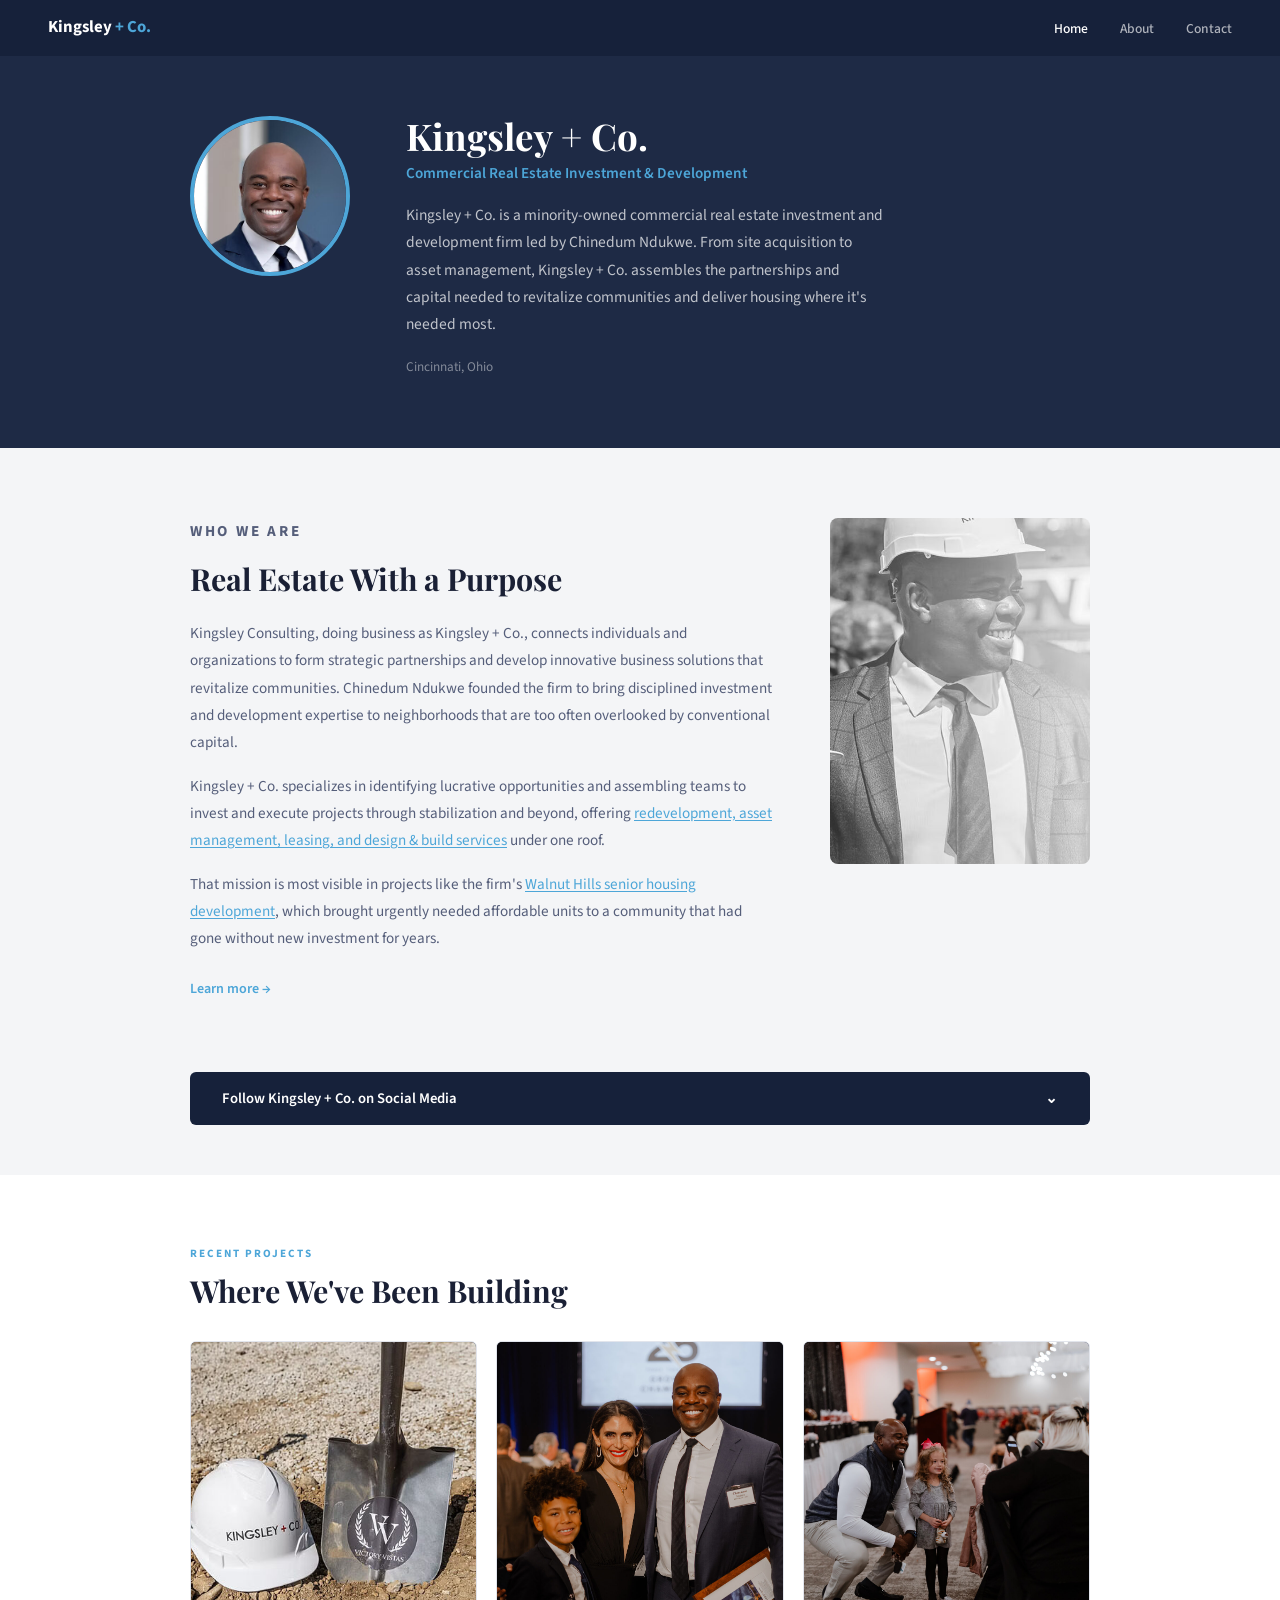
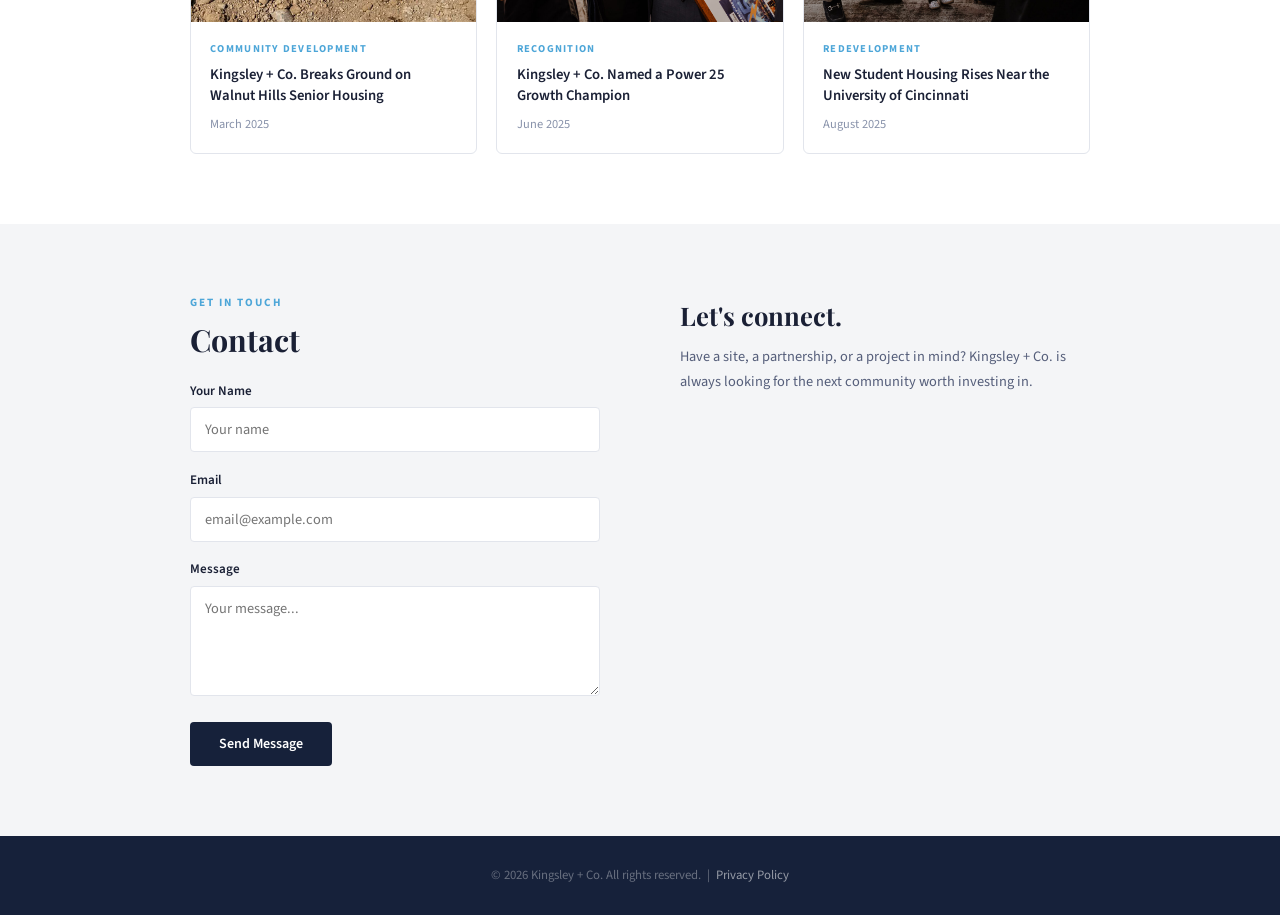
<file: index.html>
<!DOCTYPE html>
<html lang="en">
<head>
<meta charset="UTF-8"/>
<meta name="viewport" content="width=device-width,initial-scale=1.0"/>
<title>Kingsley + Co. | Revitalizing Communities Through Real Estate | Cincinnati</title>
<meta name="description" content="Kingsley + Co. is a minority-owned commercial real estate investment and development firm in Cincinnati building affordable housing and revitalizing neighborhoods."/>
<link rel="canonical" href="https://kingsleyandcompanycincinnati.netlify.app/"/>
<meta property="og:type" content="website"/>
<meta property="og:title" content="Kingsley + Co. | Revitalizing Communities Through Real Estate"/>
<meta property="og:description" content="A minority-owned commercial real estate investment and development firm building affordable housing and revitalizing Cincinnati neighborhoods."/>
<meta property="og:image" content="https://kingsleyandcompanycincinnati.netlify.app/images/hero.jpg"/>
<meta property="og:url" content="https://kingsleyandcompanycincinnati.netlify.app/"/>
<link href="https://fonts.googleapis.com/css2?family=Playfair+Display:wght@700&family=Source+Sans+3:wght@300;400;500;600&display=swap" rel="stylesheet"/>
<link rel="stylesheet" href="assets/style.css"/>

<script type="application/ld+json">
{
  "@context": "https://schema.org",
  "@type": "Person",
  "name": "Chinedum Ndukwe",
  "jobTitle": "Principal, Kingsley + Co.",
  "url": "https://kingsleyandcompanycincinnati.netlify.app/",
  "image": "https://kingsleyandcompanycincinnati.netlify.app/images/hero.jpg",
  "sameAs": [
    "https://kingsleyandcompany.com",
    "https://www.facebook.com/kingsley.company.realestate/",
    "https://www.instagram.com/kingsley.company/?hl=en",
    "https://www.linkedin.com/company/kingsley-and-company",
    "https://www.youtube.com/@KINGSLEYANDCO"
  ],
  "address": {
    "@type": "PostalAddress",
    "addressLocality": "Cincinnati",
    "addressRegion": "OH",
    "addressCountry": "US"
  },
  "description": "Chinedum Ndukwe leads Kingsley + Co., a minority-owned commercial real estate investment and development firm focused on revitalizing Cincinnati communities."
}
</script>
<script type="application/ld+json">
{
  "@context": "https://schema.org",
  "@type": "WebSite",
  "name": "Kingsley + Co.",
  "url": "https://kingsleyandcompanycincinnati.netlify.app/"
}
</script>
</head>
<body>

<!-- ══ STICKY NAV ══════════════════════════════════════════════════ -->
<nav id="main-nav">
  <a class="nav-logo" href="/">Kingsley<span> + Co.</span></a>
  <ul class="nav-links">
    <li><a class="active" href="/">Home</a></li>
    <li><a href="about.html">About</a></li>
    <li><a href="contact.html">Contact</a></li>
  </ul>
</nav>

<!-- ══ HERO ═══════════════════════════════════════════════════════ -->
<div class="h-hero">
  <div class="h-inner">
    <div class="h-photo"><img src="images/hero.jpg" alt="Chinedum Ndukwe, Principal of Kingsley + Co."/></div>
    <div>
      <h1 class="h-name">Kingsley + Co.</h1>
      <p class="h-role">Commercial Real Estate Investment &amp; Development</p>
      <p class="h-desc">Kingsley + Co. is a minority-owned commercial real estate investment and development firm led by Chinedum Ndukwe. From site acquisition to asset management, Kingsley + Co. assembles the partnerships and capital needed to revitalize communities and deliver housing where it's needed most.</p>
      <div class="h-loc">Cincinnati, Ohio</div>
    </div>
  </div>
</div>

<!-- ══ ABOUT TEASER ═══════════════════════════════════════════════ -->
<div class="h-about">
  <div class="ha-inner">
    <div class="ha-text">
      <p class="eyebrow">Who We Are</p>
      <h2 class="sec-title">Real Estate With a Purpose</h2>
      <p>Kingsley Consulting, doing business as Kingsley + Co., connects individuals and organizations to form strategic partnerships and develop innovative business solutions that revitalize communities. Chinedum Ndukwe founded the firm to bring disciplined investment and development expertise to neighborhoods that are too often overlooked by conventional capital.</p>
      <p>Kingsley + Co. specializes in identifying lucrative opportunities and assembling teams to invest and execute projects through stabilization and beyond, offering <a href="about.html#services">redevelopment, asset management, leasing, and design &amp; build services</a> under one roof.</p>
      <p>That mission is most visible in projects like the firm's <a href="walnut-hills-senior-housing.html">Walnut Hills senior housing development</a>, which brought urgently needed affordable units to a community that had gone without new investment for years.</p>
      <a class="ha-link" href="about.html">Learn more →</a>
    </div>
    <div><img class="ha-photo" src="images/hero-secondary.jpg" alt="Kingsley + Co. team at a project groundbreaking"/></div>
  </div>
</div>

<!-- ══ SOCIAL ══════════════════════════════════════════════════════ -->
<div class="acc-section" style="background:var(--off)">
  <div class="acc-wrap">
    <button class="acc-btn" onclick="tog(this,'s-home')">Follow Kingsley + Co. on Social Media <span class="chevron">&#8964;</span></button>
    <div class="acc-body" id="s-home">
      <div class="social-media-list">
        <a href="https://www.facebook.com/kingsley.company.realestate/" target="_blank" rel="noopener">Facebook</a>
        <a href="https://www.instagram.com/kingsley.company/?hl=en" target="_blank" rel="noopener">Instagram</a>
        <a href="https://www.linkedin.com/company/kingsley-and-company" target="_blank" rel="noopener">LinkedIn</a>
        <a href="https://www.youtube.com/@KINGSLEYANDCO" target="_blank" rel="noopener">YouTube</a>
      </div>
    </div>
  </div>
</div>

<!-- ══ LATEST ARTICLES ════════════════════════════════════════════ -->
<div class="h-press">
  <div class="pi">
    <p class="eyebrow">Recent Projects</p>
    <h2 class="sec-title">Where We've Been Building</h2>
    <div class="cards">
      <a class="card card-article" href="walnut-hills-senior-housing.html">
        <div class="ct-img"><img src="images/article-1.jpg" alt="Groundbreaking for the Victory Vistas senior housing project in Walnut Hills"/></div>
        <div class="cb">
          <div class="cb-pub">Community Development</div>
          <div class="cb-hl">Kingsley + Co. Breaks Ground on Walnut Hills Senior Housing</div>
          <div class="cb-yr">March 2025</div>
        </div>
      </a>
      <a class="card card-article" href="power-25-growth-champion.html">
        <div class="ct-img"><img src="images/article-2.jpg" alt="Chinedum Ndukwe accepting the Power 25 Growth Champion award"/></div>
        <div class="cb">
          <div class="cb-pub">Recognition</div>
          <div class="cb-hl">Kingsley + Co. Named a Power 25 Growth Champion</div>
          <div class="cb-yr">June 2025</div>
        </div>
      </a>
      <a class="card card-article" href="student-housing-near-university-cincinnati.html">
        <div class="ct-img"><img src="images/article-3.jpg" alt="Chinedum Ndukwe at a Kingsley + Co. community event near the University of Cincinnati"/></div>
        <div class="cb">
          <div class="cb-pub">Redevelopment</div>
          <div class="cb-hl">New Student Housing Rises Near the University of Cincinnati</div>
          <div class="cb-yr">August 2025</div>
        </div>
      </a>
    </div>
  </div>
</div>

<!-- ══ CONTACT TEASER ═════════════════════════════════════════════ -->
<div class="h-contact">
  <div class="hc-inner">
    <div>
      <p class="eyebrow">Get in Touch</p>
      <h2 class="sec-title">Contact</h2>
      <form class="cf" onsubmit="return false">
        <div><label>Your Name</label><input type="text" placeholder="Your name"/></div>
        <div><label>Email</label><input type="email" placeholder="email@example.com"/></div>
        <div><label>Message</label><textarea placeholder="Your message..."></textarea></div>
        <button class="btn-sm" type="submit">Send Message</button>
      </form>
    </div>
    <div class="hcp">
      <h3 class="hc-title">Let's connect.</h3>
      <p>Have a site, a partnership, or a project in mind? Kingsley + Co. is always looking for the next community worth investing in.</p>
    </div>
  </div>
</div>

<footer>
  <p>&copy; 2026 Kingsley + Co. All rights reserved. &nbsp;|&nbsp; <a href="privacy.html">Privacy Policy</a></p>
</footer>

<script>
function tog(btn,id){
  const c=document.getElementById(id),open=c.classList.contains('open');
  document.querySelectorAll('.acc-body').forEach(e=>e.classList.remove('open'));
  document.querySelectorAll('.acc-btn').forEach(e=>e.classList.remove('open'));
  if(!open){c.classList.add('open');btn.classList.add('open');}
}
</script>
</body>
</html>
</file>
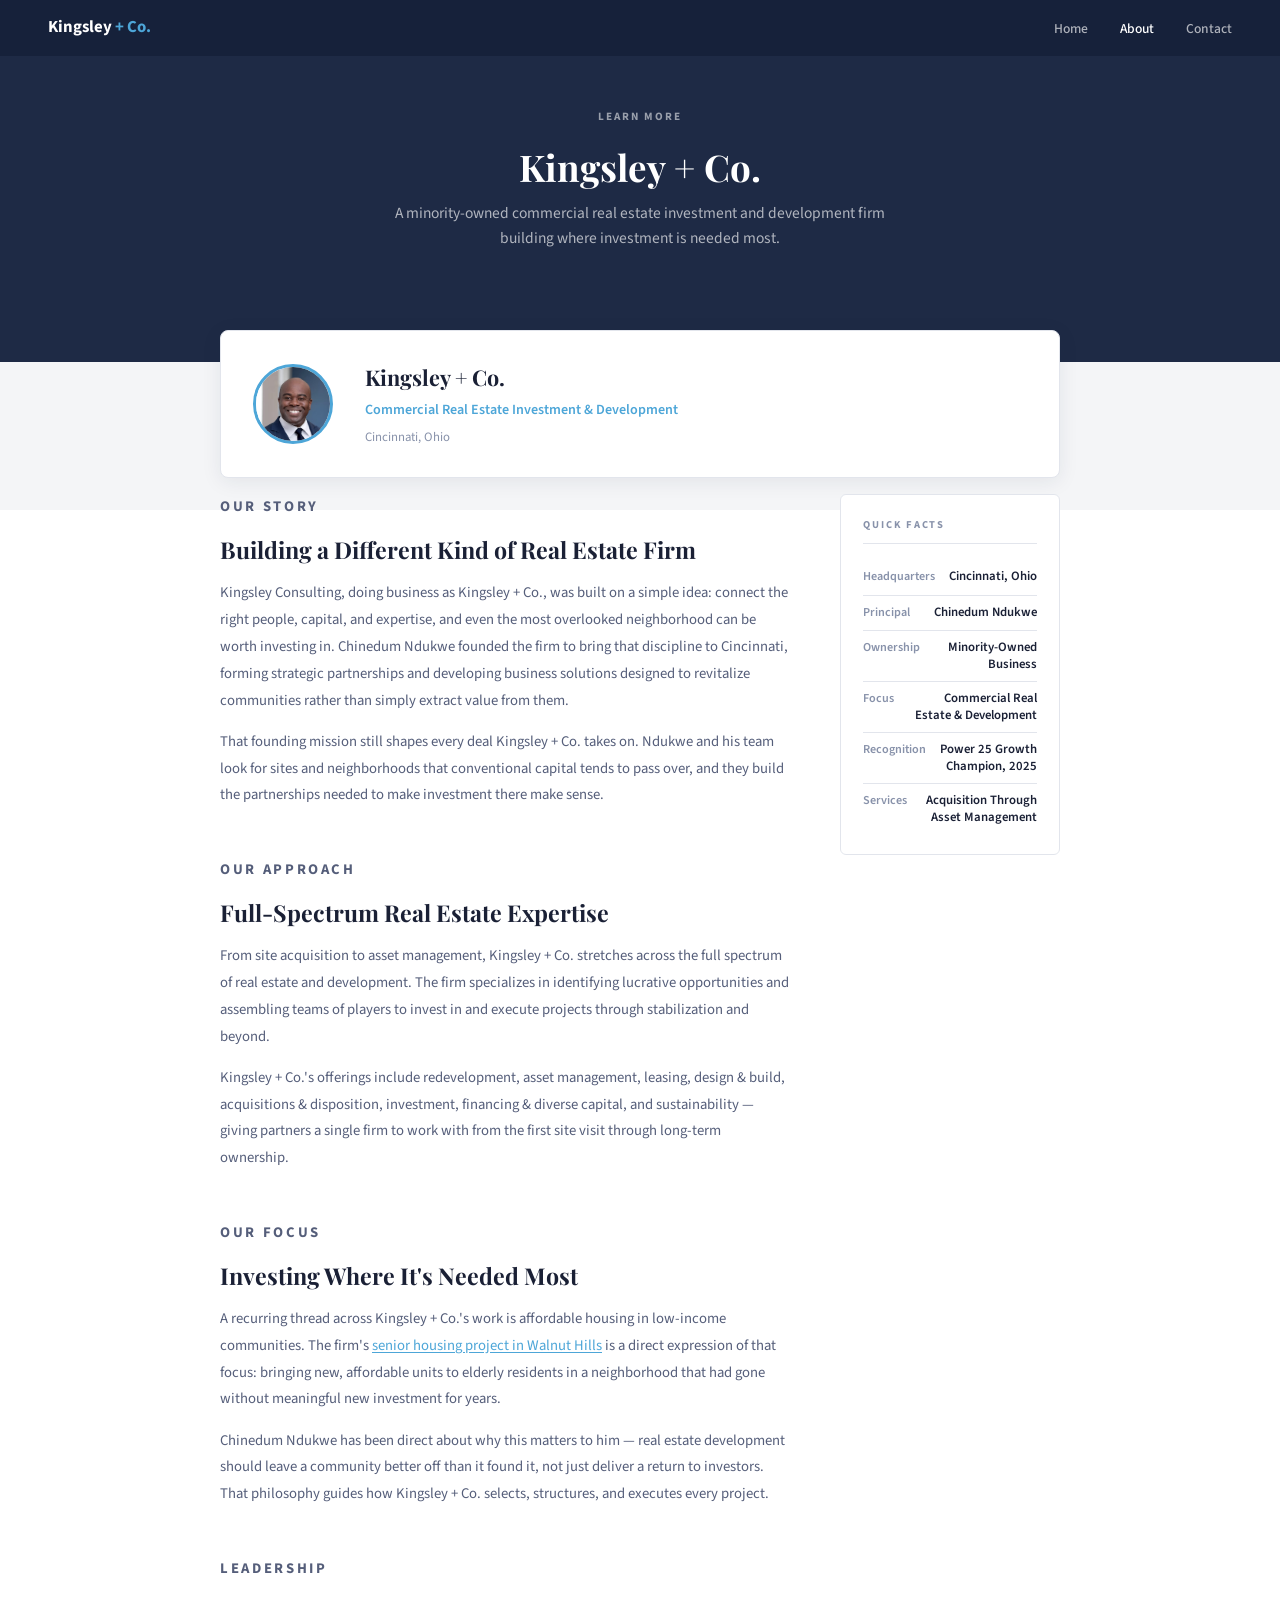
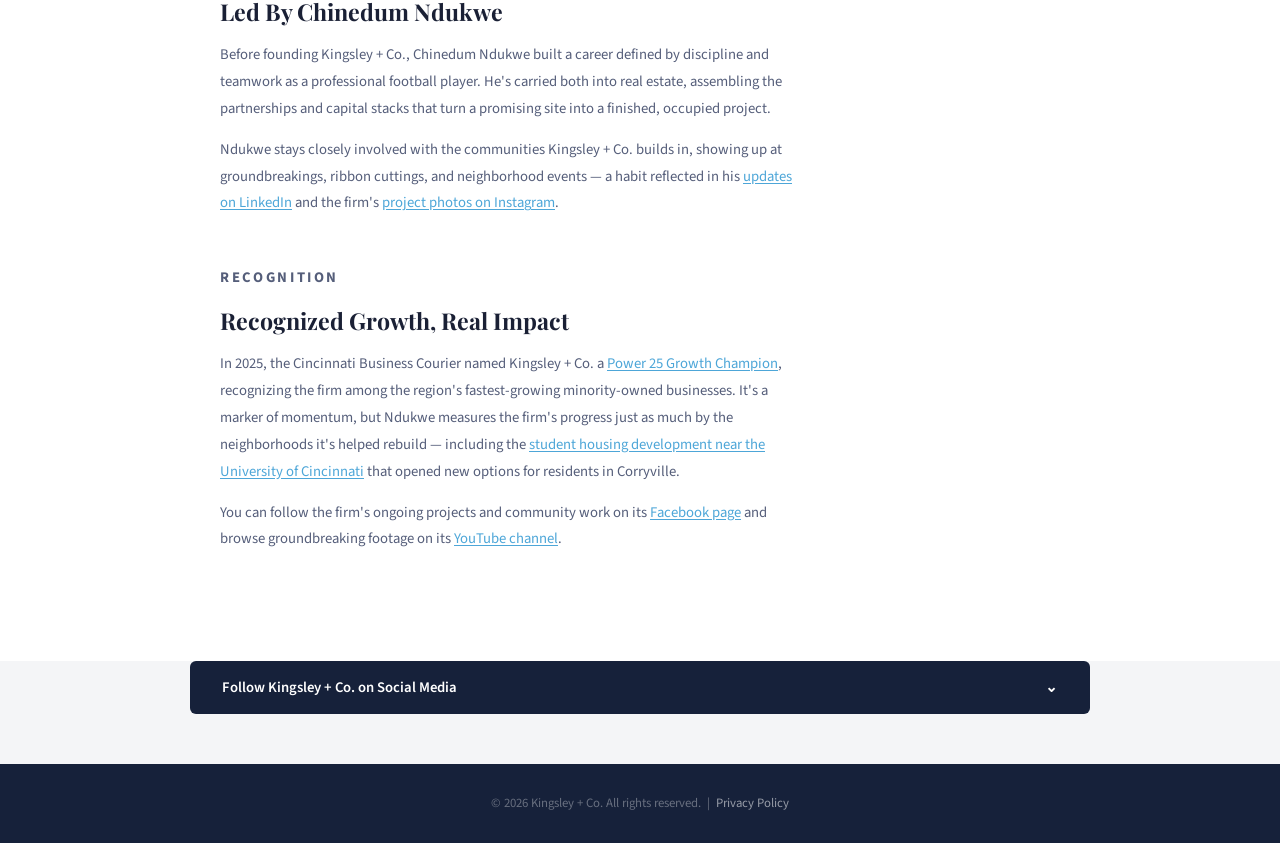
<file: about.html>
<!DOCTYPE html>
<html lang="en">
<head>
<meta charset="UTF-8"/>
<meta name="viewport" content="width=device-width,initial-scale=1.0"/>
<title>About Kingsley + Co. | Revitalizing Communities Through Real Estate | Cincinnati</title>
<meta name="description" content="Meet Kingsley + Co., the minority-owned Cincinnati real estate firm led by Chinedum Ndukwe that invests in and rebuilds overlooked neighborhoods."/>
<link rel="canonical" href="https://kingsleyandcompanycincinnati.netlify.app/about.html"/>
<meta property="og:type" content="website"/>
<meta property="og:title" content="About Kingsley + Co."/>
<meta property="og:description" content="The minority-owned Cincinnati real estate firm led by Chinedum Ndukwe that invests in and rebuilds overlooked neighborhoods."/>
<meta property="og:image" content="https://kingsleyandcompanycincinnati.netlify.app/images/hero.jpg"/>
<meta property="og:url" content="https://kingsleyandcompanycincinnati.netlify.app/about.html"/>
<link href="https://fonts.googleapis.com/css2?family=Playfair+Display:wght@700&family=Source+Sans+3:wght@300;400;500;600&display=swap" rel="stylesheet"/>
<link rel="stylesheet" href="assets/style.css"/>

<script type="application/ld+json">
{
  "@context": "https://schema.org",
  "@type": "Person",
  "name": "Chinedum Ndukwe",
  "jobTitle": "Principal, Kingsley + Co.",
  "url": "https://kingsleyandcompanycincinnati.netlify.app/",
  "image": "https://kingsleyandcompanycincinnati.netlify.app/images/hero.jpg",
  "sameAs": [
    "https://kingsleyandcompany.com",
    "https://www.facebook.com/kingsley.company.realestate/",
    "https://www.instagram.com/kingsley.company/?hl=en",
    "https://www.linkedin.com/company/kingsley-and-company",
    "https://www.youtube.com/@KINGSLEYANDCO"
  ],
  "address": {
    "@type": "PostalAddress",
    "addressLocality": "Cincinnati",
    "addressRegion": "OH",
    "addressCountry": "US"
  },
  "description": "Chinedum Ndukwe leads Kingsley + Co., a minority-owned commercial real estate investment and development firm focused on revitalizing Cincinnati communities."
}
</script>
<script type="application/ld+json">
{
  "@context": "https://schema.org",
  "@type": "WebSite",
  "name": "Kingsley + Co.",
  "url": "https://kingsleyandcompanycincinnati.netlify.app/"
}
</script>
<script type="application/ld+json">
{
  "@context": "https://schema.org",
  "@type": "AboutPage",
  "url": "https://kingsleyandcompanycincinnati.netlify.app/about.html",
  "mainEntity": {
    "@type": "Person",
    "name": "Chinedum Ndukwe"
  }
}
</script>
</head>
<body>

<!-- ══ NAV ═══════════════════════════════════════════════════════ -->
<nav id="main-nav">
  <a class="nav-logo" href="/">Kingsley<span> + Co.</span></a>
  <ul class="nav-links">
    <li><a href="/">Home</a></li>
    <li><a class="active" href="about.html">About</a></li>
    <li><a href="contact.html">Contact</a></li>
  </ul>
</nav>

<!-- ══ PAGE HERO ═════════════════════════════════════════════════ -->
<div class="pg-hero">
  <p class="eyebrow" style="color:rgba(255,255,255,.55)">Learn More</p>
  <h1>Kingsley + Co.</h1>
  <p class="pg-sub">A minority-owned commercial real estate investment and development firm building where investment is needed most.</p>
</div>

<!-- ══ PROFILE CARD ══════════════════════════════════════════════ -->
<div class="pc-wrap">
  <div class="pc">
    <div class="pc-ph"><img src="images/hero.jpg" alt="Chinedum Ndukwe, Principal of Kingsley + Co."/></div>
    <div>
      <div class="pc-nm">Kingsley + Co.</div>
      <div class="pc-rl">Commercial Real Estate Investment &amp; Development</div>
      <div class="pc-lc">Cincinnati, Ohio</div>
    </div>
  </div>
</div>

<!-- ══ ABOUT SECTIONS + SIDEBAR ══════════════════════════════════ -->
<div class="am-wrap">
  <div class="am-inner">
    <div>

      <div class="csec">
        <p class="cey">Our Story</p>
        <h2>Building a Different Kind of Real Estate Firm</h2>
        <p>Kingsley Consulting, doing business as Kingsley + Co., was built on a simple idea: connect the right people, capital, and expertise, and even the most overlooked neighborhood can be worth investing in. Chinedum Ndukwe founded the firm to bring that discipline to Cincinnati, forming strategic partnerships and developing business solutions designed to revitalize communities rather than simply extract value from them.</p>
        <p>That founding mission still shapes every deal Kingsley + Co. takes on. Ndukwe and his team look for sites and neighborhoods that conventional capital tends to pass over, and they build the partnerships needed to make investment there make sense.</p>
      </div>

      <div class="csec" id="services">
        <p class="cey">Our Approach</p>
        <h2>Full-Spectrum Real Estate Expertise</h2>
        <p>From site acquisition to asset management, Kingsley + Co. stretches across the full spectrum of real estate and development. The firm specializes in identifying lucrative opportunities and assembling teams of players to invest in and execute projects through stabilization and beyond.</p>
        <p>Kingsley + Co.'s offerings include redevelopment, asset management, leasing, design &amp; build, acquisitions &amp; disposition, investment, financing &amp; diverse capital, and sustainability — giving partners a single firm to work with from the first site visit through long-term ownership.</p>
      </div>

      <div class="csec">
        <p class="cey">Our Focus</p>
        <h2>Investing Where It's Needed Most</h2>
        <p>A recurring thread across Kingsley + Co.'s work is affordable housing in low-income communities. The firm's <a href="walnut-hills-senior-housing.html">senior housing project in Walnut Hills</a> is a direct expression of that focus: bringing new, affordable units to elderly residents in a neighborhood that had gone without meaningful new investment for years.</p>
        <p>Chinedum Ndukwe has been direct about why this matters to him — real estate development should leave a community better off than it found it, not just deliver a return to investors. That philosophy guides how Kingsley + Co. selects, structures, and executes every project.</p>
      </div>

      <div class="csec">
        <p class="cey">Leadership</p>
        <h2>Led By Chinedum Ndukwe</h2>
        <p>Before founding Kingsley + Co., Chinedum Ndukwe built a career defined by discipline and teamwork as a professional football player. He's carried both into real estate, assembling the partnerships and capital stacks that turn a promising site into a finished, occupied project.</p>
        <p>Ndukwe stays closely involved with the communities Kingsley + Co. builds in, showing up at groundbreakings, ribbon cuttings, and neighborhood events — a habit reflected in his <a href="https://www.linkedin.com/company/kingsley-and-company" target="_blank" rel="noopener">updates on LinkedIn</a> and the firm's <a href="https://www.instagram.com/kingsley.company/?hl=en" target="_blank" rel="noopener">project photos on Instagram</a>.</p>
      </div>

      <div class="csec">
        <p class="cey">Recognition</p>
        <h2>Recognized Growth, Real Impact</h2>
        <p>In 2025, the Cincinnati Business Courier named Kingsley + Co. a <a href="power-25-growth-champion.html">Power 25 Growth Champion</a>, recognizing the firm among the region's fastest-growing minority-owned businesses. It's a marker of momentum, but Ndukwe measures the firm's progress just as much by the neighborhoods it's helped rebuild — including the <a href="student-housing-near-university-cincinnati.html">student housing development near the University of Cincinnati</a> that opened new options for residents in Corryville.</p>
        <p>You can follow the firm's ongoing projects and community work on its <a href="https://www.facebook.com/kingsley.company.realestate/" target="_blank" rel="noopener">Facebook page</a> and browse groundbreaking footage on its <a href="https://www.youtube.com/@KINGSLEYANDCO" target="_blank" rel="noopener">YouTube channel</a>.</p>
      </div>

    </div>

    <aside class="sidebar-facts">
      <div class="sb-box">
        <div class="sb-title">Quick Facts</div>
        <div class="fr"><span class="fl">Headquarters</span><span class="fv">Cincinnati, Ohio</span></div>
        <div class="fr"><span class="fl">Principal</span><span class="fv">Chinedum Ndukwe</span></div>
        <div class="fr"><span class="fl">Ownership</span><span class="fv">Minority-Owned Business</span></div>
        <div class="fr"><span class="fl">Focus</span><span class="fv">Commercial Real Estate &amp; Development</span></div>
        <div class="fr"><span class="fl">Recognition</span><span class="fv">Power 25 Growth Champion, 2025</span></div>
        <div class="fr"><span class="fl">Services</span><span class="fv">Acquisition Through Asset Management</span></div>
      </div>
    </aside>
  </div>
</div>

<!-- ══ SOCIAL ══════════════════════════════════════════════════════ -->
<div class="acc-section" style="background:var(--off)">
  <div class="acc-wrap">
    <button class="acc-btn" onclick="tog(this,'s-about')">Follow Kingsley + Co. on Social Media <span class="chevron">&#8964;</span></button>
    <div class="acc-body" id="s-about">
      <div class="social-media-list">
        <a href="https://www.facebook.com/kingsley.company.realestate/" target="_blank" rel="noopener">Facebook</a>
        <a href="https://www.instagram.com/kingsley.company/?hl=en" target="_blank" rel="noopener">Instagram</a>
        <a href="https://www.linkedin.com/company/kingsley-and-company" target="_blank" rel="noopener">LinkedIn</a>
        <a href="https://www.youtube.com/@KINGSLEYANDCO" target="_blank" rel="noopener">YouTube</a>
      </div>
    </div>
  </div>
</div>

<footer>
  <p>&copy; 2026 Kingsley + Co. All rights reserved. &nbsp;|&nbsp; <a href="privacy.html">Privacy Policy</a></p>
</footer>

<script>
function tog(btn,id){
  const c=document.getElementById(id),open=c.classList.contains('open');
  document.querySelectorAll('.acc-body').forEach(e=>e.classList.remove('open'));
  document.querySelectorAll('.acc-btn').forEach(e=>e.classList.remove('open'));
  if(!open){c.classList.add('open');btn.classList.add('open');}
}
</script>
</body>
</html>
</file>
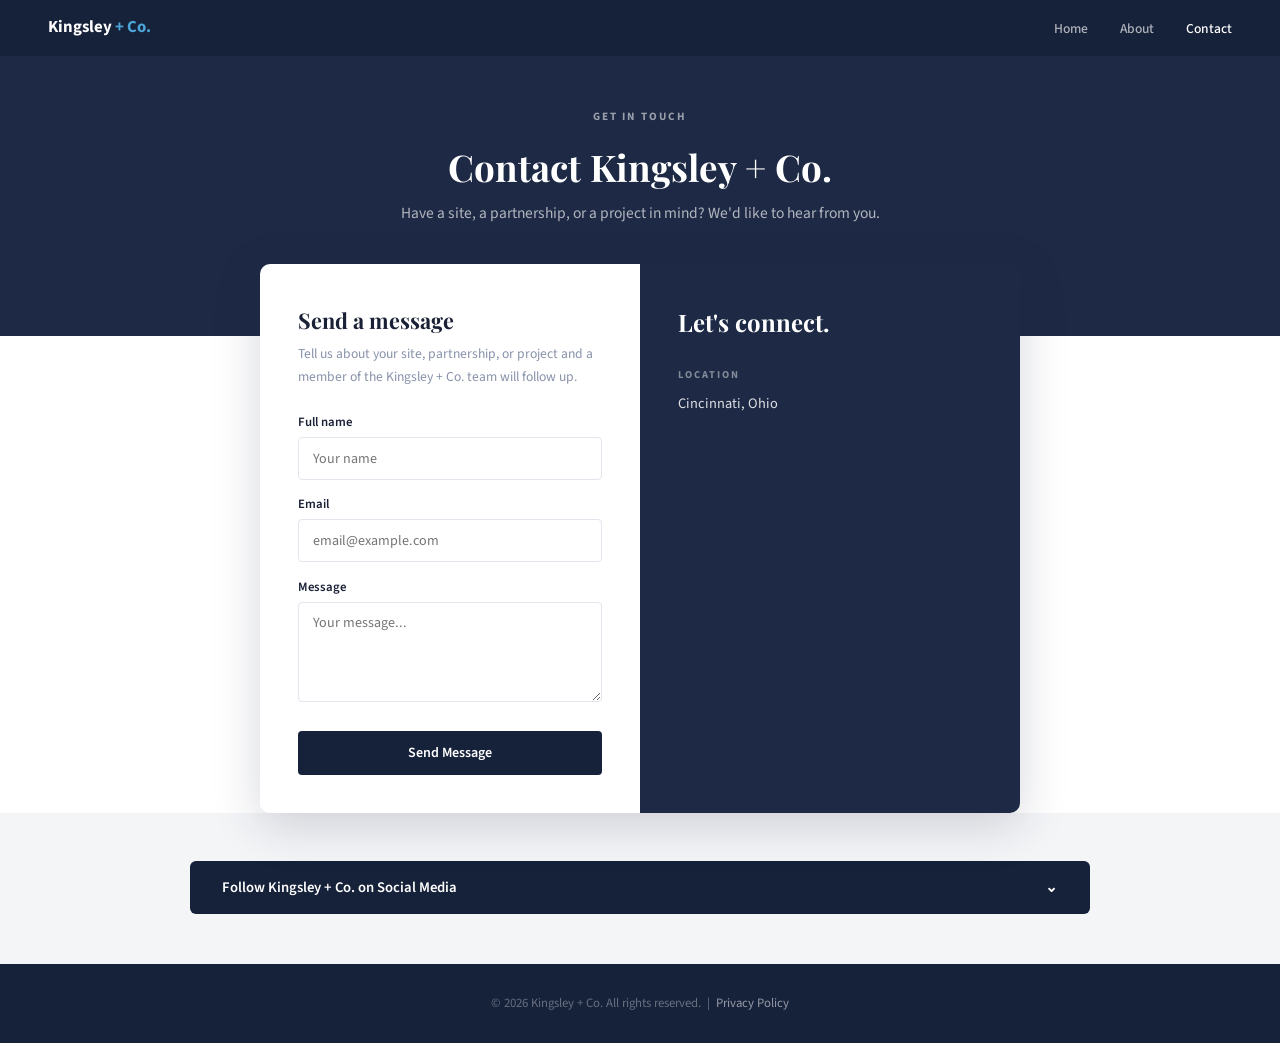
<file: contact.html>
<!DOCTYPE html>
<html lang="en">
<head>
<meta charset="UTF-8"/>
<meta name="viewport" content="width=device-width,initial-scale=1.0"/>
<title>Contact Kingsley + Co. | Cincinnati</title>
<meta name="description" content="Get in touch with Kingsley + Co., Cincinnati's minority-owned commercial real estate investment and development firm led by Chinedum Ndukwe."/>
<link rel="canonical" href="https://kingsleyandcompanycincinnati.netlify.app/contact.html"/>
<meta property="og:type" content="website"/>
<meta property="og:title" content="Contact Kingsley + Co."/>
<meta property="og:description" content="Get in touch with Kingsley + Co., Cincinnati's minority-owned commercial real estate investment and development firm."/>
<meta property="og:image" content="https://kingsleyandcompanycincinnati.netlify.app/images/hero.jpg"/>
<meta property="og:url" content="https://kingsleyandcompanycincinnati.netlify.app/contact.html"/>
<link href="https://fonts.googleapis.com/css2?family=Playfair+Display:wght@700&family=Source+Sans+3:wght@300;400;500;600&display=swap" rel="stylesheet"/>
<link rel="stylesheet" href="assets/style.css"/>

<script type="application/ld+json">
{
  "@context": "https://schema.org",
  "@type": "Person",
  "name": "Chinedum Ndukwe",
  "jobTitle": "Principal, Kingsley + Co.",
  "url": "https://kingsleyandcompanycincinnati.netlify.app/",
  "image": "https://kingsleyandcompanycincinnati.netlify.app/images/hero.jpg",
  "sameAs": [
    "https://kingsleyandcompany.com",
    "https://www.facebook.com/kingsley.company.realestate/",
    "https://www.instagram.com/kingsley.company/?hl=en",
    "https://www.linkedin.com/company/kingsley-and-company",
    "https://www.youtube.com/@KINGSLEYANDCO"
  ],
  "address": {
    "@type": "PostalAddress",
    "addressLocality": "Cincinnati",
    "addressRegion": "OH",
    "addressCountry": "US"
  },
  "description": "Chinedum Ndukwe leads Kingsley + Co., a minority-owned commercial real estate investment and development firm focused on revitalizing Cincinnati communities."
}
</script>
<script type="application/ld+json">
{
  "@context": "https://schema.org",
  "@type": "WebSite",
  "name": "Kingsley + Co.",
  "url": "https://kingsleyandcompanycincinnati.netlify.app/"
}
</script>
<script type="application/ld+json">
{
  "@context": "https://schema.org",
  "@type": "ContactPage",
  "url": "https://kingsleyandcompanycincinnati.netlify.app/contact.html"
}
</script>
</head>
<body>

<!-- ══ NAV ═══════════════════════════════════════════════════════ -->
<nav id="main-nav">
  <a class="nav-logo" href="/">Kingsley<span> + Co.</span></a>
  <ul class="nav-links">
    <li><a href="/">Home</a></li>
    <li><a href="about.html">About</a></li>
    <li><a class="active" href="contact.html">Contact</a></li>
  </ul>
</nav>

<!-- ══ PAGE HERO ═════════════════════════════════════════════════ -->
<div class="cp-hero pg-hero">
  <p class="eyebrow" style="color:rgba(255,255,255,.55)">Get in Touch</p>
  <h1>Contact Kingsley + Co.</h1>
  <p class="pg-sub">Have a site, a partnership, or a project in mind? We'd like to hear from you.</p>
</div>

<!-- ══ CONTACT CARD ══════════════════════════════════════════════ -->
<div class="cc-wrap">
  <div class="cc">
    <div class="fp">
      <h2>Send a message</h2>
      <p class="fp-sub">Tell us about your site, partnership, or project and a member of the Kingsley + Co. team will follow up.</p>
      <form class="cf2" onsubmit="return false">
        <div><label>Full name</label><input type="text" placeholder="Your name"/></div>
        <div><label>Email</label><input type="email" placeholder="email@example.com"/></div>
        <div><label>Message</label><textarea placeholder="Your message..."></textarea></div>
        <button class="btn-cf2" type="submit">Send Message</button>
      </form>
    </div>
    <div class="ci">
      <div class="ci-title">Let's connect.</div>

      <div>
        <div class="ci-lbl">Location</div>
        <div class="ci-val">Cincinnati, Ohio</div>
      </div>
    </div>
  </div>
</div>

<!-- ══ SOCIAL ══════════════════════════════════════════════════════ -->
<div class="acc-section" style="background:var(--off);padding-top:3rem">
  <div class="acc-wrap">
    <button class="acc-btn" onclick="tog(this,'s-contact')">Follow Kingsley + Co. on Social Media <span class="chevron">&#8964;</span></button>
    <div class="acc-body" id="s-contact">
      <div class="social-media-list">
        <a href="https://www.facebook.com/kingsley.company.realestate/" target="_blank" rel="noopener">Facebook</a>
        <a href="https://www.instagram.com/kingsley.company/?hl=en" target="_blank" rel="noopener">Instagram</a>
        <a href="https://www.linkedin.com/company/kingsley-and-company" target="_blank" rel="noopener">LinkedIn</a>
        <a href="https://www.youtube.com/@KINGSLEYANDCO" target="_blank" rel="noopener">YouTube</a>
      </div>
    </div>
  </div>
</div>

<footer>
  <p>&copy; 2026 Kingsley + Co. All rights reserved. &nbsp;|&nbsp; <a href="privacy.html">Privacy Policy</a></p>
</footer>

<script>
function tog(btn,id){
  const c=document.getElementById(id),open=c.classList.contains('open');
  document.querySelectorAll('.acc-body').forEach(e=>e.classList.remove('open'));
  document.querySelectorAll('.acc-btn').forEach(e=>e.classList.remove('open'));
  if(!open){c.classList.add('open');btn.classList.add('open');}
}
</script>
</body>
</html>
</file>
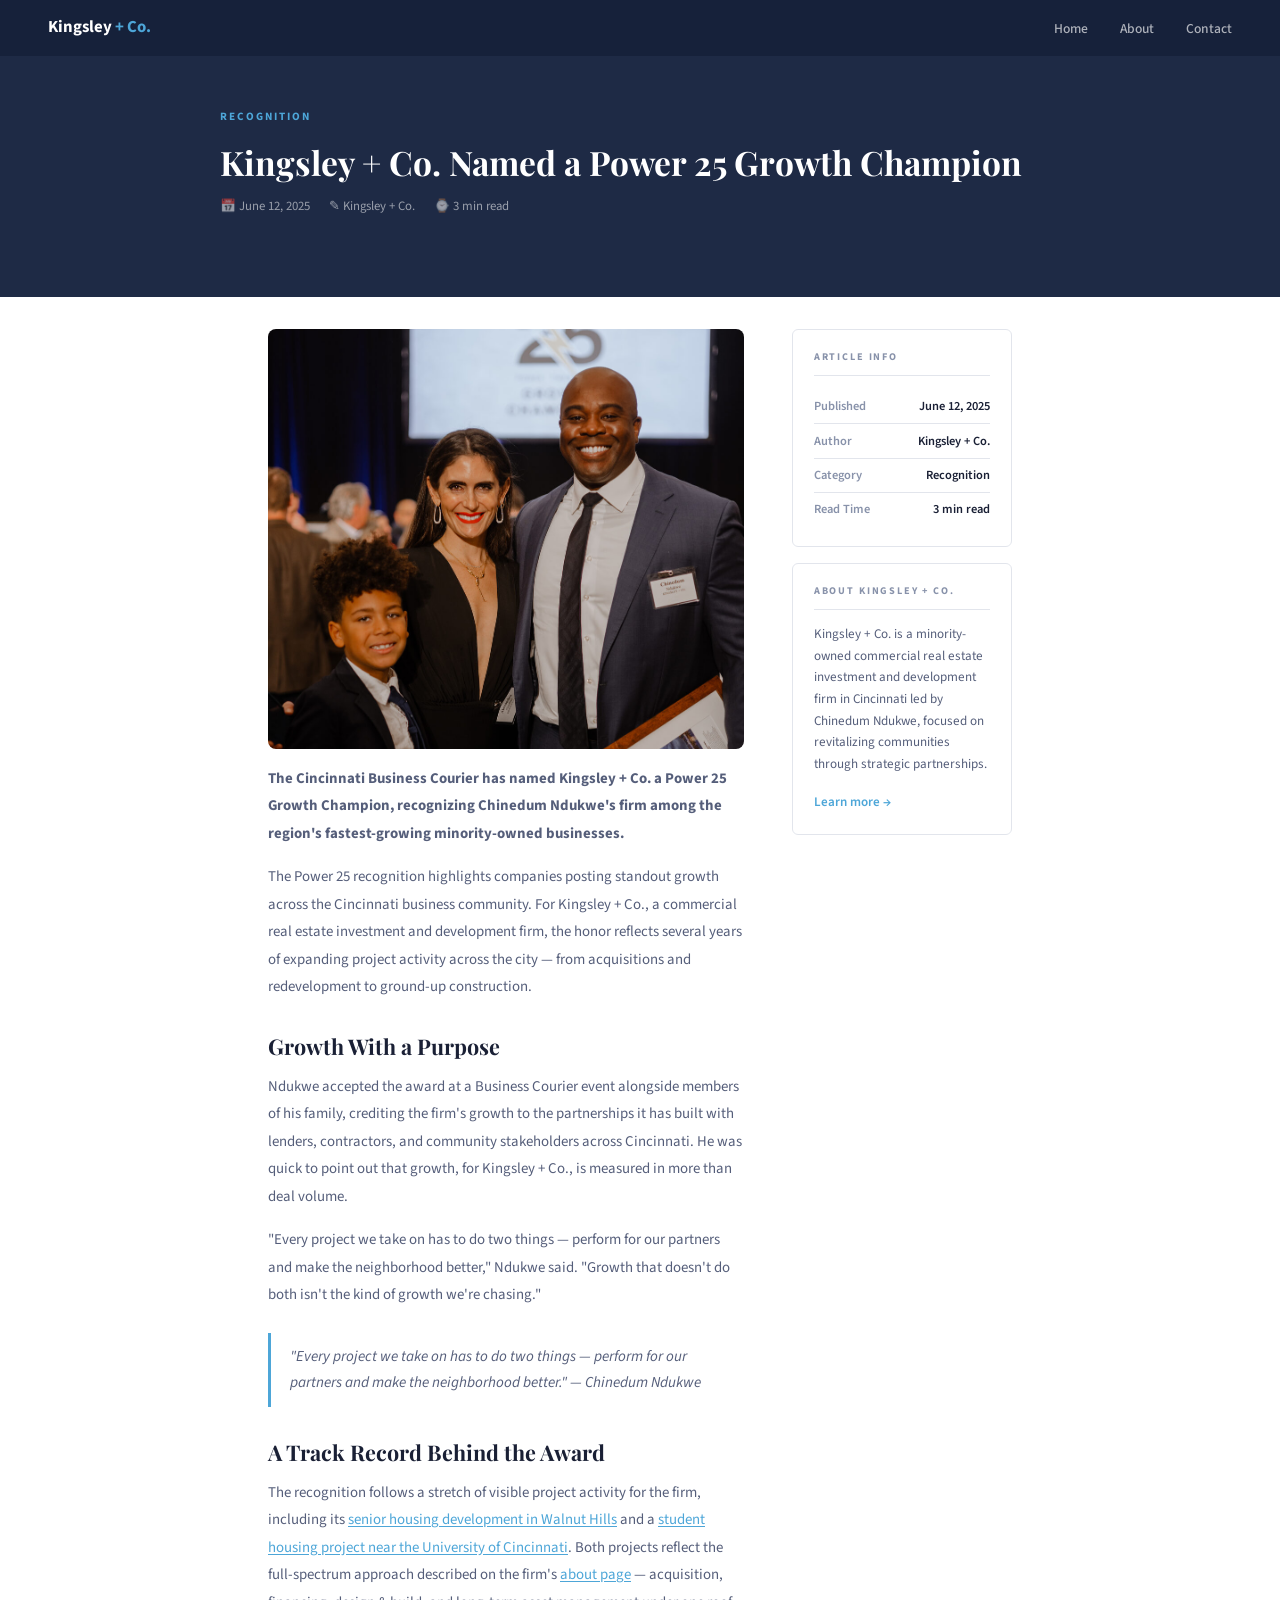
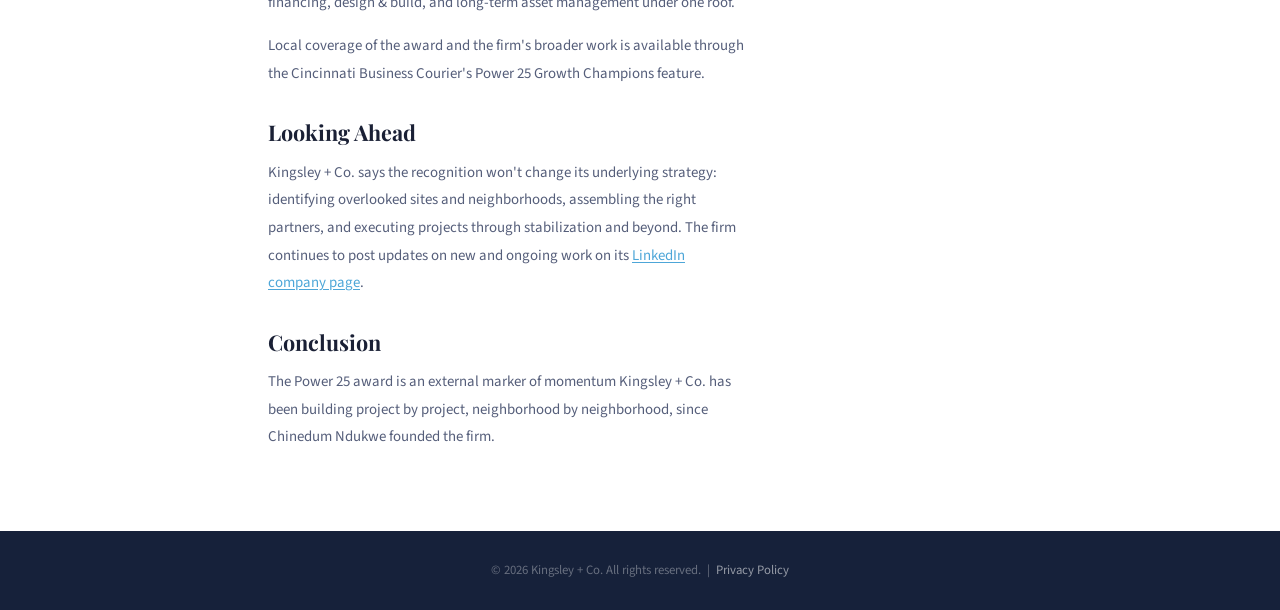
<file: power-25-growth-champion.html>
<!DOCTYPE html>
<html lang="en">
<head>
<meta charset="UTF-8"/>
<meta name="viewport" content="width=device-width,initial-scale=1.0"/>
<title>Kingsley + Co. Named a Power 25 Growth Champion | Kingsley + Co.</title>
<meta name="description" content="The Cincinnati Business Courier named Kingsley + Co. a Power 25 Growth Champion, recognizing Chinedum Ndukwe's firm among the region's fastest-growing minority-owned businesses."/>
<link rel="canonical" href="https://kingsleyandcompanycincinnati.netlify.app/power-25-growth-champion.html"/>

<!-- Open Graph -->
<meta property="og:type" content="article"/>
<meta property="og:title" content="Kingsley + Co. Named a Power 25 Growth Champion"/>
<meta property="og:description" content="The Cincinnati Business Courier named Kingsley + Co. a Power 25 Growth Champion, recognizing the firm among the region's fastest-growing minority-owned businesses."/>
<meta property="og:image" content="https://kingsleyandcompanycincinnati.netlify.app/images/article-2.jpg"/>
<meta property="og:url" content="https://kingsleyandcompanycincinnati.netlify.app/power-25-growth-champion.html"/>

<link href="https://fonts.googleapis.com/css2?family=Playfair+Display:wght@700&family=Source+Sans+3:wght@300;400;500;600&display=swap" rel="stylesheet"/>
<link rel="stylesheet" href="assets/style.css"/>

<script type="application/ld+json">
{
  "@context": "https://schema.org",
  "@type": "Person",
  "name": "Chinedum Ndukwe",
  "jobTitle": "Principal, Kingsley + Co.",
  "url": "https://kingsleyandcompanycincinnati.netlify.app/",
  "image": "https://kingsleyandcompanycincinnati.netlify.app/images/hero.jpg",
  "sameAs": [
    "https://kingsleyandcompany.com",
    "https://www.facebook.com/kingsley.company.realestate/",
    "https://www.instagram.com/kingsley.company/?hl=en",
    "https://www.linkedin.com/company/kingsley-and-company",
    "https://www.youtube.com/@KINGSLEYANDCO"
  ],
  "address": {
    "@type": "PostalAddress",
    "addressLocality": "Cincinnati",
    "addressRegion": "OH",
    "addressCountry": "US"
  },
  "description": "Chinedum Ndukwe leads Kingsley + Co., a minority-owned commercial real estate investment and development firm focused on revitalizing Cincinnati communities."
}
</script>
<script type="application/ld+json">
{
  "@context": "https://schema.org",
  "@type": "WebSite",
  "name": "Kingsley + Co.",
  "url": "https://kingsleyandcompanycincinnati.netlify.app/"
}
</script>
<script type="application/ld+json">
{
  "@context": "https://schema.org",
  "@type": "Article",
  "headline": "Kingsley + Co. Named a Power 25 Growth Champion",
  "datePublished": "2025-06-12",
  "author": { "@type": "Person", "name": "Chinedum Ndukwe" },
  "image": "https://kingsleyandcompanycincinnati.netlify.app/images/article-2.jpg",
  "mainEntityOfPage": "https://kingsleyandcompanycincinnati.netlify.app/power-25-growth-champion.html"
}
</script>
</head>
<body>

<!-- ══ NAV ═══════════════════════════════════════════════════════ -->
<nav id="main-nav">
  <a class="nav-logo" href="/">Kingsley<span> + Co.</span></a>
  <ul class="nav-links">
    <li><a href="/">Home</a></li>
    <li><a href="about.html">About</a></li>
    <li><a href="contact.html">Contact</a></li>
  </ul>
</nav>

<!-- ══ ARTICLE HERO ══════════════════════════════════════════════ -->
<div class="art-hero">
  <div class="art-hero-inner">
    <p class="eyebrow" style="color:var(--blue)">Recognition</p>
    <h1 class="art-hero-title">Kingsley + Co. Named a Power 25 Growth Champion</h1>
    <div class="art-meta">
      <div class="art-meta-item">&#128197; June 12, 2025</div>
      <div class="art-meta-item">&#9998; Kingsley + Co.</div>
      <div class="art-meta-item">&#8986; 3 min read</div>
    </div>
  </div>
</div>

<!-- ══ ARTICLE BODY ══════════════════════════════════════════════ -->
<div class="art-body">
  <article>
    <img class="art-hero-image" src="images/article-2.jpg" alt="Chinedum Ndukwe accepting the Power 25 Growth Champion award for Kingsley + Co."/>

    <p class="art-p"><strong>The Cincinnati Business Courier has named Kingsley + Co. a Power 25 Growth Champion, recognizing Chinedum Ndukwe's firm among the region's fastest-growing minority-owned businesses.</strong></p>

    <p class="art-p">The Power 25 recognition highlights companies posting standout growth across the Cincinnati business community. For Kingsley + Co., a commercial real estate investment and development firm, the honor reflects several years of expanding project activity across the city — from acquisitions and redevelopment to ground-up construction.</p>

    <h2 class="art-h2">Growth With a Purpose</h2>
    <p class="art-p">Ndukwe accepted the award at a Business Courier event alongside members of his family, crediting the firm's growth to the partnerships it has built with lenders, contractors, and community stakeholders across Cincinnati. He was quick to point out that growth, for Kingsley + Co., is measured in more than deal volume.</p>
    <p class="art-p">"Every project we take on has to do two things — perform for our partners and make the neighborhood better," Ndukwe said. "Growth that doesn't do both isn't the kind of growth we're chasing."</p>

    <div class="art-quote">"Every project we take on has to do two things — perform for our partners and make the neighborhood better." — Chinedum Ndukwe</div>

    <h2 class="art-h2">A Track Record Behind the Award</h2>
    <p class="art-p">The recognition follows a stretch of visible project activity for the firm, including its <a href="walnut-hills-senior-housing.html">senior housing development in Walnut Hills</a> and a <a href="student-housing-near-university-cincinnati.html">student housing project near the University of Cincinnati</a>. Both projects reflect the full-spectrum approach described on the firm's <a href="about.html">about page</a> — acquisition, financing, design &amp; build, and long-term asset management under one roof.</p>
    <p class="art-p">Local coverage of the award and the firm's broader work is available through the Cincinnati Business Courier's Power 25 Growth Champions feature.</p>

    <h2 class="art-h2">Looking Ahead</h2>
    <p class="art-p">Kingsley + Co. says the recognition won't change its underlying strategy: identifying overlooked sites and neighborhoods, assembling the right partners, and executing projects through stabilization and beyond. The firm continues to post updates on new and ongoing work on its <a href="https://www.linkedin.com/company/kingsley-and-company" target="_blank" rel="noopener">LinkedIn company page</a>.</p>

    <h2 class="art-h2">Conclusion</h2>
    <p class="art-p">The Power 25 award is an external marker of momentum Kingsley + Co. has been building project by project, neighborhood by neighborhood, since Chinedum Ndukwe founded the firm.</p>
  </article>

  <aside class="art-sidebar-box">
    <div class="art-sb-box">
      <span class="art-sb-label">Article Info</span>
      <div class="art-sb-row"><span>Published</span><span>June 12, 2025</span></div>
      <div class="art-sb-row"><span>Author</span><span>Kingsley + Co.</span></div>
      <div class="art-sb-row"><span>Category</span><span>Recognition</span></div>
      <div class="art-sb-row"><span>Read Time</span><span>3 min read</span></div>
    </div>

    <div class="art-sb-box">
      <span class="art-sb-label">About Kingsley + Co.</span>
      <p style="font-size:.82rem;color:var(--tm);line-height:1.65;margin-bottom:.8rem">Kingsley + Co. is a minority-owned commercial real estate investment and development firm in Cincinnati led by Chinedum Ndukwe, focused on revitalizing communities through strategic partnerships.</p>
      <a href="about.html" style="font-size:.82rem;font-weight:600;color:var(--blue);text-decoration:none">Learn more →</a>
    </div>
  </aside>
</div>

<footer>
  <p>&copy; 2026 Kingsley + Co. All rights reserved. &nbsp;|&nbsp; <a href="privacy.html">Privacy Policy</a></p>
</footer>
</body>
</html>
</file>
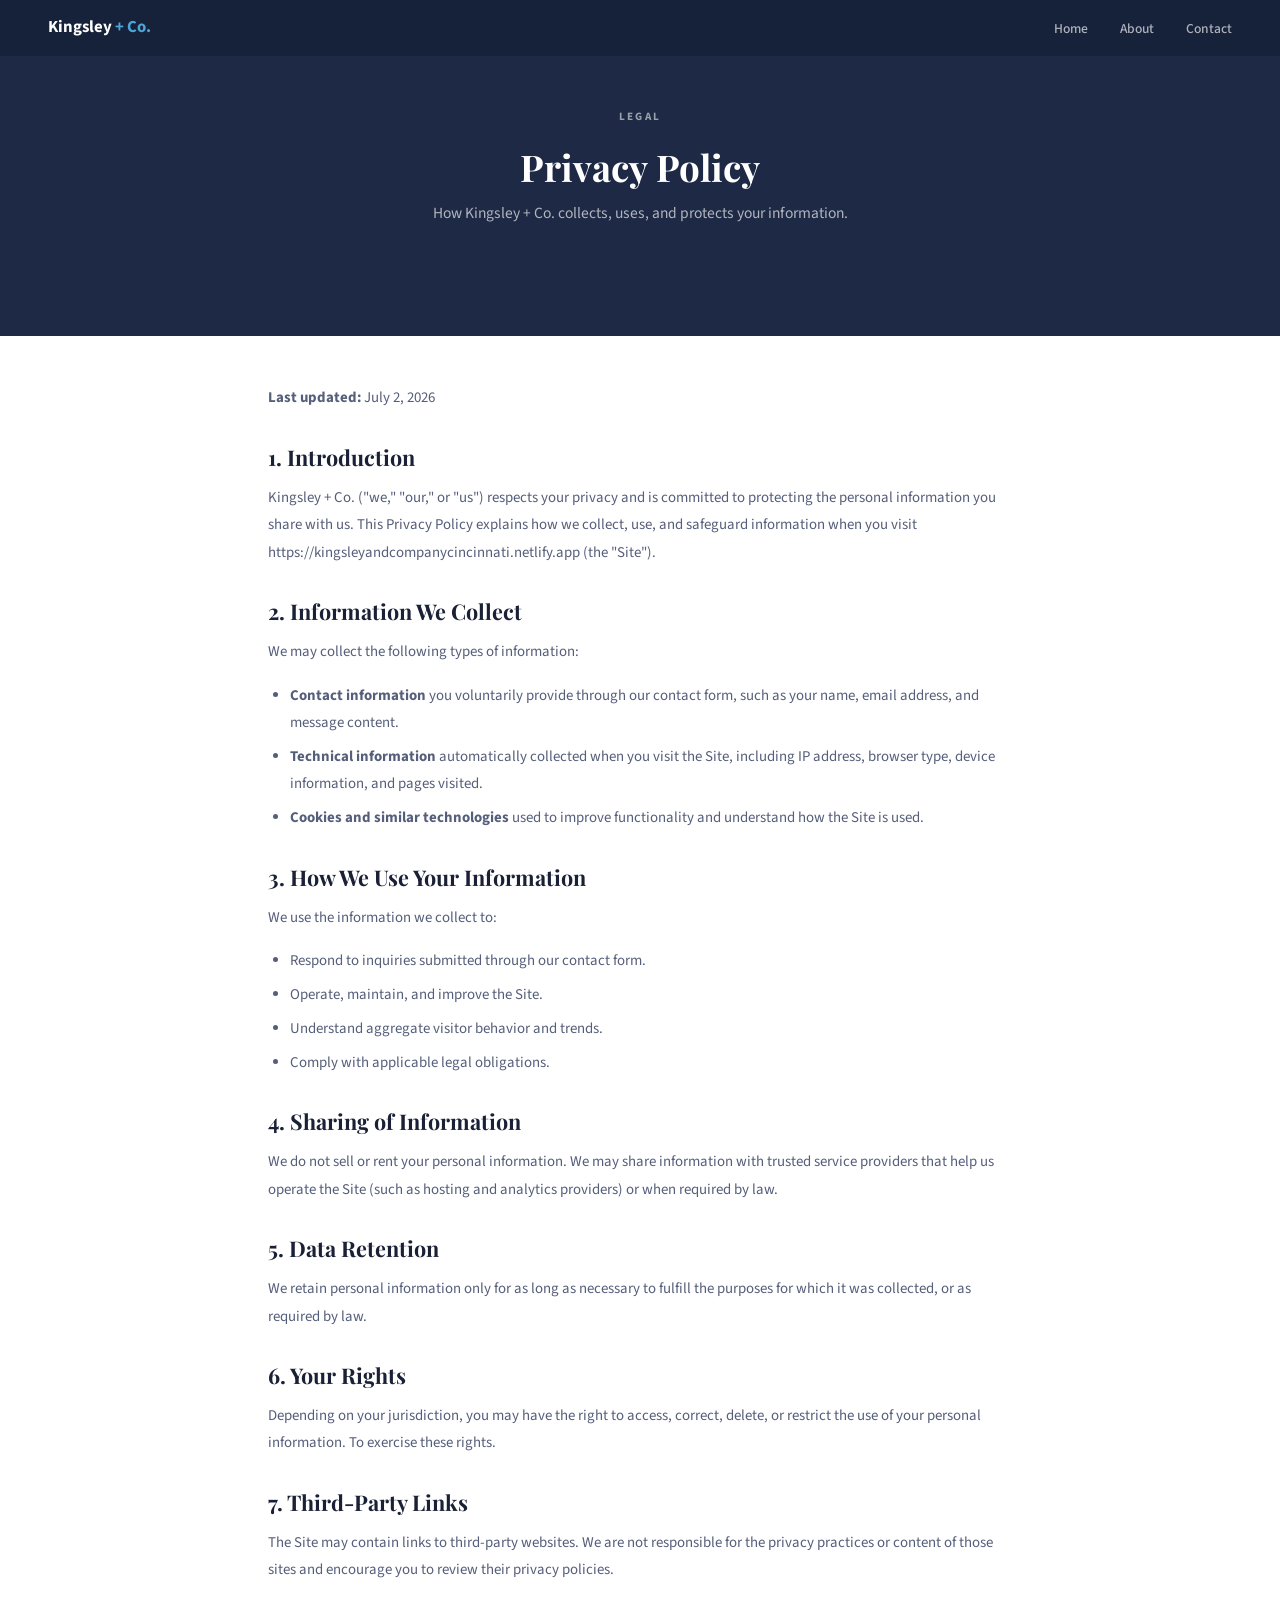
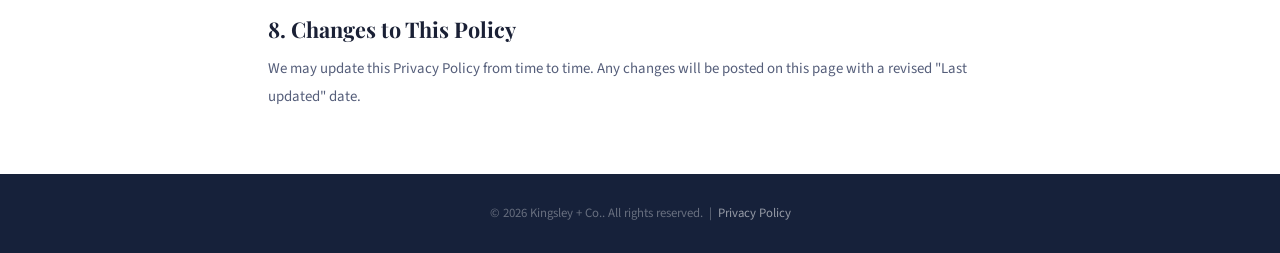
<file: privacy.html>
<!DOCTYPE html>
<html lang="en">
<head>
<meta charset="UTF-8"/>
<meta name="viewport" content="width=device-width,initial-scale=1.0"/>
<title>Privacy Policy | Kingsley + Co.</title>
<meta name="description" content="Privacy policy for Kingsley + Co.."/>
<meta name="robots" content="noindex"/>
<link rel="canonical" href="https://kingsleyandcompanycincinnati.netlify.app/privacy.html"/>
<link href="https://fonts.googleapis.com/css2?family=Playfair+Display:wght@700&family=Source+Sans+3:wght@300;400;500;600&display=swap" rel="stylesheet"/>
<link rel="stylesheet" href="assets/style.css"/>
</head>
<body>

<!-- ══ NAV ═══════════════════════════════════════════════════════ -->
<nav id="main-nav">
  <a class="nav-logo" href="/">Kingsley<span> + Co.</span></a>
  <ul class="nav-links">
    <li><a href="/">Home</a></li>
    <li><a href="about.html">About</a></li>
    <li><a href="contact.html">Contact</a></li>
  </ul>
</nav>

<!-- ══ PAGE HERO ═════════════════════════════════════════════════ -->
<div class="pg-hero">
  <p class="eyebrow" style="color:rgba(255,255,255,.55)">Legal</p>
  <h1>Privacy Policy</h1>
  <p class="pg-sub">How Kingsley + Co. collects, uses, and protects your information.</p>
</div>

<!-- ══ POLICY BODY ═══════════════════════════════════════════════ -->
<div class="legal-wrap">
  <p class="legal-meta"><strong>Last updated:</strong> July 2, 2026</p>

  <h2>1. Introduction</h2>
  <p>Kingsley + Co. ("we," "our," or "us") respects your privacy and is committed to protecting the personal information you share with us. This Privacy Policy explains how we collect, use, and safeguard information when you visit https://kingsleyandcompanycincinnati.netlify.app (the "Site").</p>

  <h2>2. Information We Collect</h2>
  <p>We may collect the following types of information:</p>
  <ul>
    <li><strong>Contact information</strong> you voluntarily provide through our contact form, such as your name, email address, and message content.</li>
    <li><strong>Technical information</strong> automatically collected when you visit the Site, including IP address, browser type, device information, and pages visited.</li>
    <li><strong>Cookies and similar technologies</strong> used to improve functionality and understand how the Site is used.</li>
  </ul>

  <h2>3. How We Use Your Information</h2>
  <p>We use the information we collect to:</p>
  <ul>
    <li>Respond to inquiries submitted through our contact form.</li>
    <li>Operate, maintain, and improve the Site.</li>
    <li>Understand aggregate visitor behavior and trends.</li>
    <li>Comply with applicable legal obligations.</li>
  </ul>

  <h2>4. Sharing of Information</h2>
  <p>We do not sell or rent your personal information. We may share information with trusted service providers that help us operate the Site (such as hosting and analytics providers) or when required by law.</p>

  <h2>5. Data Retention</h2>
  <p>We retain personal information only for as long as necessary to fulfill the purposes for which it was collected, or as required by law.</p>

  <h2>6. Your Rights</h2>
  <p>Depending on your jurisdiction, you may have the right to access, correct, delete, or restrict the use of your personal information. To exercise these rights.</p>

  <h2>7. Third-Party Links</h2>
  <p>The Site may contain links to third-party websites. We are not responsible for the privacy practices or content of those sites and encourage you to review their privacy policies.</p>

  <h2>8. Changes to This Policy</h2>
  <p>We may update this Privacy Policy from time to time. Any changes will be posted on this page with a revised "Last updated" date.</p>

  
</div>

<footer>
  <p>&copy; 2026 Kingsley + Co.. All rights reserved. &nbsp;|&nbsp; <a href="privacy.html">Privacy Policy</a></p>
</footer>
</body>
</html>
</file>
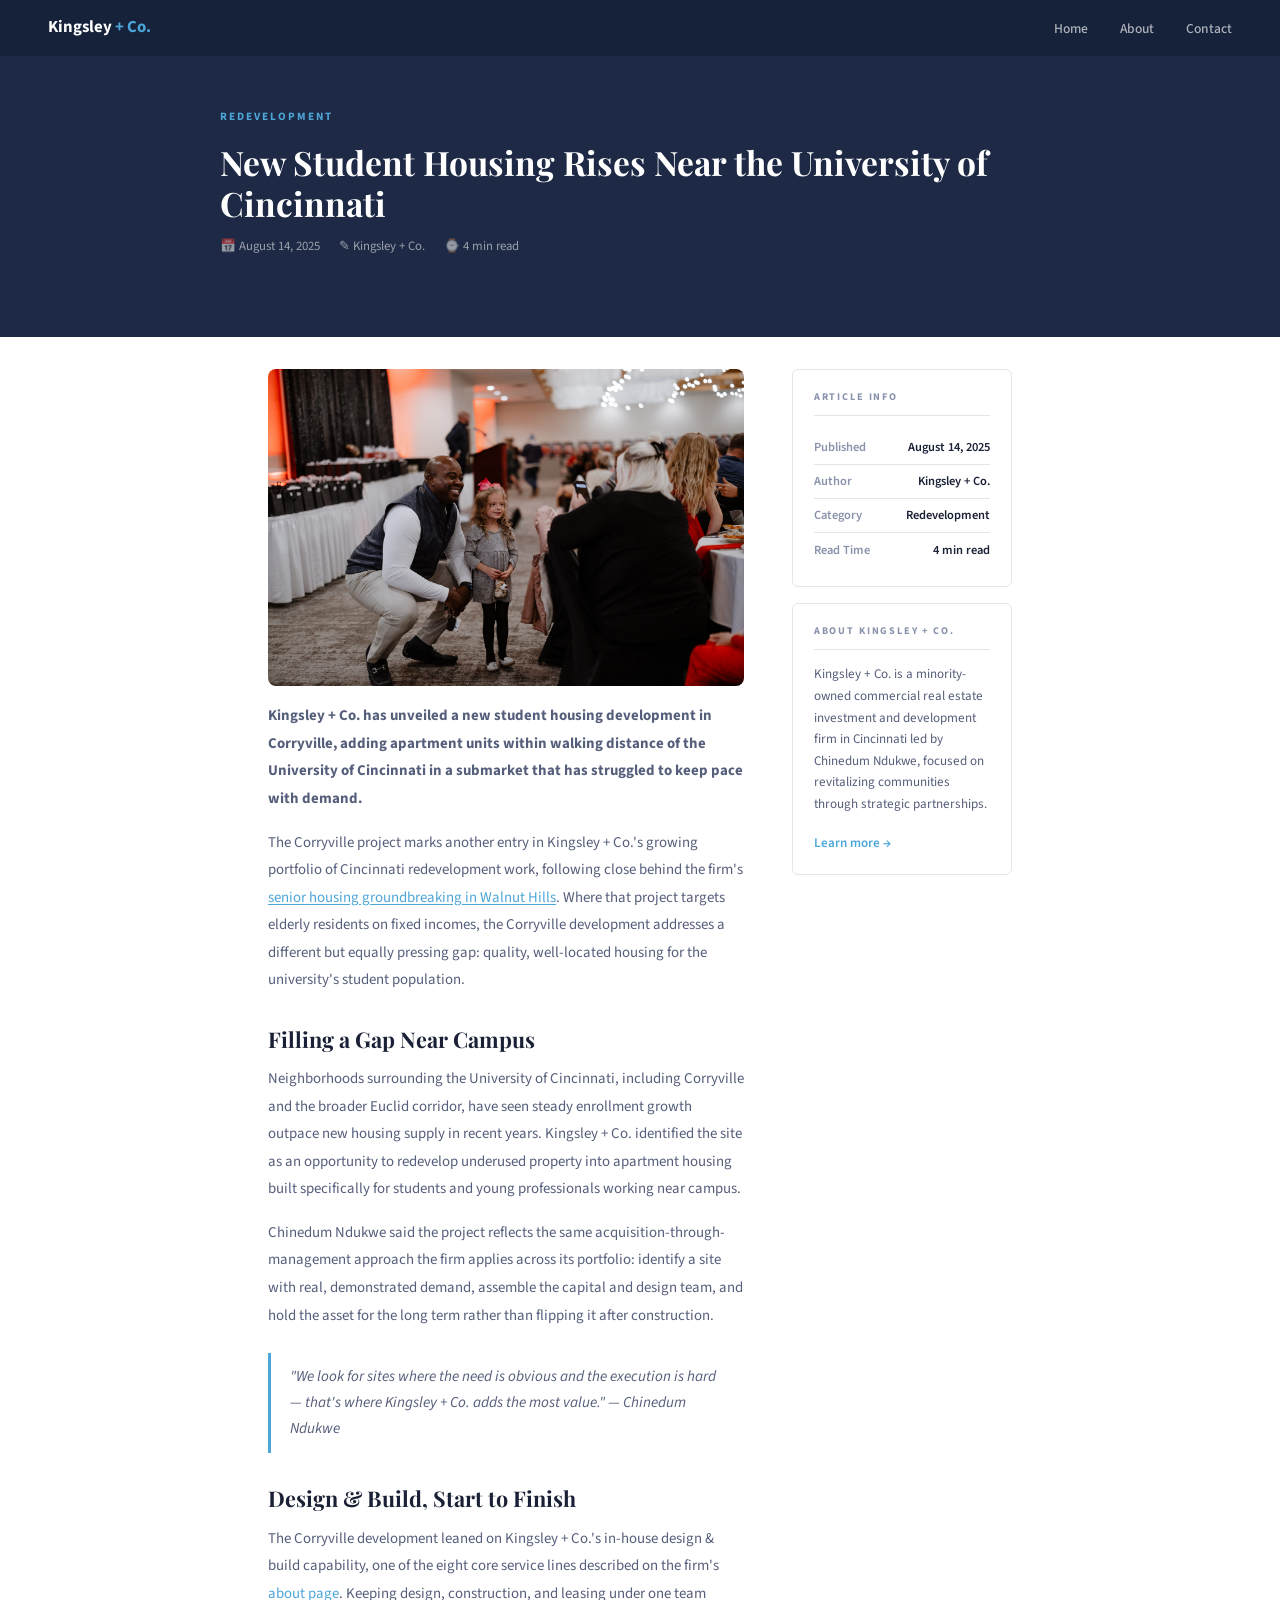
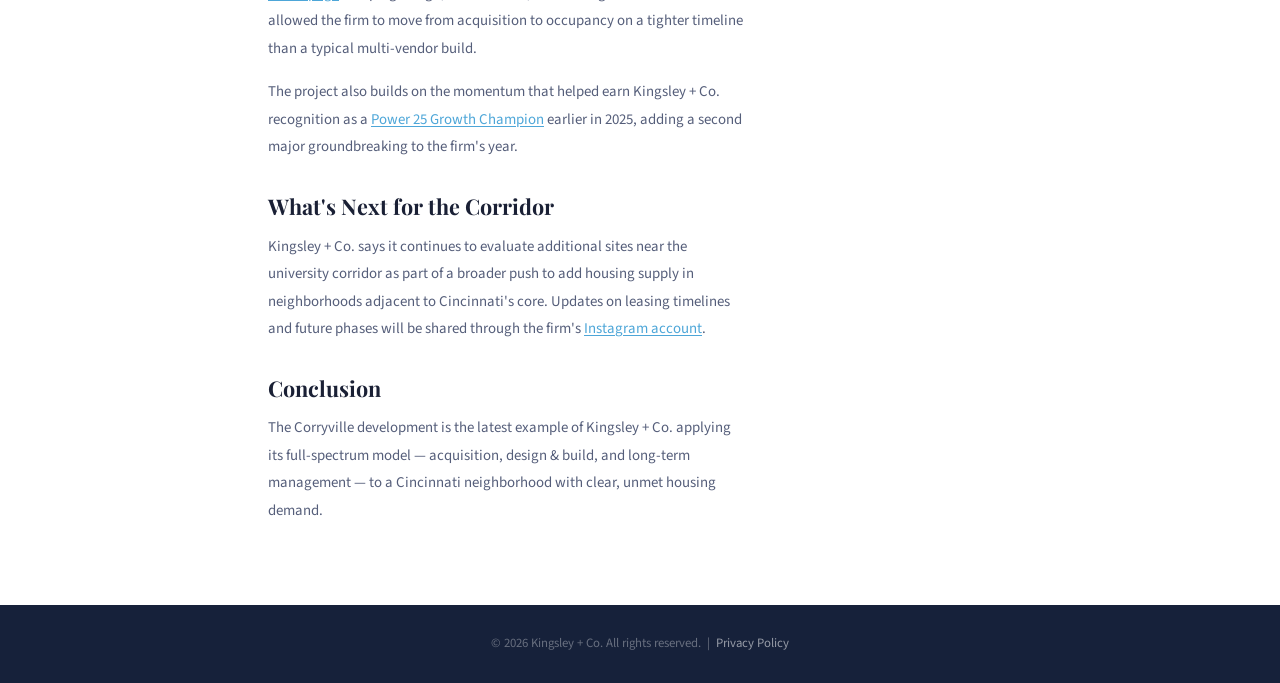
<file: student-housing-near-university-cincinnati.html>
<!DOCTYPE html>
<html lang="en">
<head>
<meta charset="UTF-8"/>
<meta name="viewport" content="width=device-width,initial-scale=1.0"/>
<title>New Student Housing Rises Near the University of Cincinnati | Kingsley + Co.</title>
<meta name="description" content="Kingsley + Co. has unveiled a new student housing development in Corryville near the University of Cincinnati, adding housing options in a tight campus market."/>
<link rel="canonical" href="https://kingsleyandcompanycincinnati.netlify.app/student-housing-near-university-cincinnati.html"/>

<!-- Open Graph -->
<meta property="og:type" content="article"/>
<meta property="og:title" content="New Student Housing Rises Near the University of Cincinnati"/>
<meta property="og:description" content="Kingsley + Co. has unveiled a new student housing development in Corryville near the University of Cincinnati, adding housing options in a tight campus market."/>
<meta property="og:image" content="https://kingsleyandcompanycincinnati.netlify.app/images/article-3.jpg"/>
<meta property="og:url" content="https://kingsleyandcompanycincinnati.netlify.app/student-housing-near-university-cincinnati.html"/>

<link href="https://fonts.googleapis.com/css2?family=Playfair+Display:wght@700&family=Source+Sans+3:wght@300;400;500;600&display=swap" rel="stylesheet"/>
<link rel="stylesheet" href="assets/style.css"/>

<script type="application/ld+json">
{
  "@context": "https://schema.org",
  "@type": "Person",
  "name": "Chinedum Ndukwe",
  "jobTitle": "Principal, Kingsley + Co.",
  "url": "https://kingsleyandcompanycincinnati.netlify.app/",
  "image": "https://kingsleyandcompanycincinnati.netlify.app/images/hero.jpg",
  "sameAs": [
    "https://kingsleyandcompany.com",
    "https://www.facebook.com/kingsley.company.realestate/",
    "https://www.instagram.com/kingsley.company/?hl=en",
    "https://www.linkedin.com/company/kingsley-and-company",
    "https://www.youtube.com/@KINGSLEYANDCO"
  ],
  "address": {
    "@type": "PostalAddress",
    "addressLocality": "Cincinnati",
    "addressRegion": "OH",
    "addressCountry": "US"
  },
  "description": "Chinedum Ndukwe leads Kingsley + Co., a minority-owned commercial real estate investment and development firm focused on revitalizing Cincinnati communities."
}
</script>
<script type="application/ld+json">
{
  "@context": "https://schema.org",
  "@type": "WebSite",
  "name": "Kingsley + Co.",
  "url": "https://kingsleyandcompanycincinnati.netlify.app/"
}
</script>
<script type="application/ld+json">
{
  "@context": "https://schema.org",
  "@type": "Article",
  "headline": "New Student Housing Rises Near the University of Cincinnati",
  "datePublished": "2025-08-14",
  "author": { "@type": "Person", "name": "Chinedum Ndukwe" },
  "image": "https://kingsleyandcompanycincinnati.netlify.app/images/article-3.jpg",
  "mainEntityOfPage": "https://kingsleyandcompanycincinnati.netlify.app/student-housing-near-university-cincinnati.html"
}
</script>
</head>
<body>

<!-- ══ NAV ═══════════════════════════════════════════════════════ -->
<nav id="main-nav">
  <a class="nav-logo" href="/">Kingsley<span> + Co.</span></a>
  <ul class="nav-links">
    <li><a href="/">Home</a></li>
    <li><a href="about.html">About</a></li>
    <li><a href="contact.html">Contact</a></li>
  </ul>
</nav>

<!-- ══ ARTICLE HERO ══════════════════════════════════════════════ -->
<div class="art-hero">
  <div class="art-hero-inner">
    <p class="eyebrow" style="color:var(--blue)">Redevelopment</p>
    <h1 class="art-hero-title">New Student Housing Rises Near the University of Cincinnati</h1>
    <div class="art-meta">
      <div class="art-meta-item">&#128197; August 14, 2025</div>
      <div class="art-meta-item">&#9998; Kingsley + Co.</div>
      <div class="art-meta-item">&#8986; 4 min read</div>
    </div>
  </div>
</div>

<!-- ══ ARTICLE BODY ══════════════════════════════════════════════ -->
<div class="art-body">
  <article>
    <img class="art-hero-image" src="images/article-3.jpg" alt="Chinedum Ndukwe of Kingsley + Co. at a community event near Corryville"/>

    <p class="art-p"><strong>Kingsley + Co. has unveiled a new student housing development in Corryville, adding apartment units within walking distance of the University of Cincinnati in a submarket that has struggled to keep pace with demand.</strong></p>

    <p class="art-p">The Corryville project marks another entry in Kingsley + Co.'s growing portfolio of Cincinnati redevelopment work, following close behind the firm's <a href="walnut-hills-senior-housing.html">senior housing groundbreaking in Walnut Hills</a>. Where that project targets elderly residents on fixed incomes, the Corryville development addresses a different but equally pressing gap: quality, well-located housing for the university's student population.</p>

    <h2 class="art-h2">Filling a Gap Near Campus</h2>
    <p class="art-p">Neighborhoods surrounding the University of Cincinnati, including Corryville and the broader Euclid corridor, have seen steady enrollment growth outpace new housing supply in recent years. Kingsley + Co. identified the site as an opportunity to redevelop underused property into apartment housing built specifically for students and young professionals working near campus.</p>
    <p class="art-p">Chinedum Ndukwe said the project reflects the same acquisition-through-management approach the firm applies across its portfolio: identify a site with real, demonstrated demand, assemble the capital and design team, and hold the asset for the long term rather than flipping it after construction.</p>

    <div class="art-quote">"We look for sites where the need is obvious and the execution is hard — that's where Kingsley + Co. adds the most value." — Chinedum Ndukwe</div>

    <h2 class="art-h2">Design &amp; Build, Start to Finish</h2>
    <p class="art-p">The Corryville development leaned on Kingsley + Co.'s in-house design &amp; build capability, one of the eight core service lines described on the firm's <a href="about.html">about page</a>. Keeping design, construction, and leasing under one team allowed the firm to move from acquisition to occupancy on a tighter timeline than a typical multi-vendor build.</p>
    <p class="art-p">The project also builds on the momentum that helped earn Kingsley + Co. recognition as a <a href="power-25-growth-champion.html">Power 25 Growth Champion</a> earlier in 2025, adding a second major groundbreaking to the firm's year.</p>

    <h2 class="art-h2">What's Next for the Corridor</h2>
    <p class="art-p">Kingsley + Co. says it continues to evaluate additional sites near the university corridor as part of a broader push to add housing supply in neighborhoods adjacent to Cincinnati's core. Updates on leasing timelines and future phases will be shared through the firm's <a href="https://www.instagram.com/kingsley.company/?hl=en" target="_blank" rel="noopener">Instagram account</a>.</p>

    <h2 class="art-h2">Conclusion</h2>
    <p class="art-p">The Corryville development is the latest example of Kingsley + Co. applying its full-spectrum model — acquisition, design &amp; build, and long-term management — to a Cincinnati neighborhood with clear, unmet housing demand.</p>
  </article>

  <aside class="art-sidebar-box">
    <div class="art-sb-box">
      <span class="art-sb-label">Article Info</span>
      <div class="art-sb-row"><span>Published</span><span>August 14, 2025</span></div>
      <div class="art-sb-row"><span>Author</span><span>Kingsley + Co.</span></div>
      <div class="art-sb-row"><span>Category</span><span>Redevelopment</span></div>
      <div class="art-sb-row"><span>Read Time</span><span>4 min read</span></div>
    </div>

    <div class="art-sb-box">
      <span class="art-sb-label">About Kingsley + Co.</span>
      <p style="font-size:.82rem;color:var(--tm);line-height:1.65;margin-bottom:.8rem">Kingsley + Co. is a minority-owned commercial real estate investment and development firm in Cincinnati led by Chinedum Ndukwe, focused on revitalizing communities through strategic partnerships.</p>
      <a href="about.html" style="font-size:.82rem;font-weight:600;color:var(--blue);text-decoration:none">Learn more →</a>
    </div>
  </aside>
</div>

<footer>
  <p>&copy; 2026 Kingsley + Co. All rights reserved. &nbsp;|&nbsp; <a href="privacy.html">Privacy Policy</a></p>
</footer>
</body>
</html>
</file>
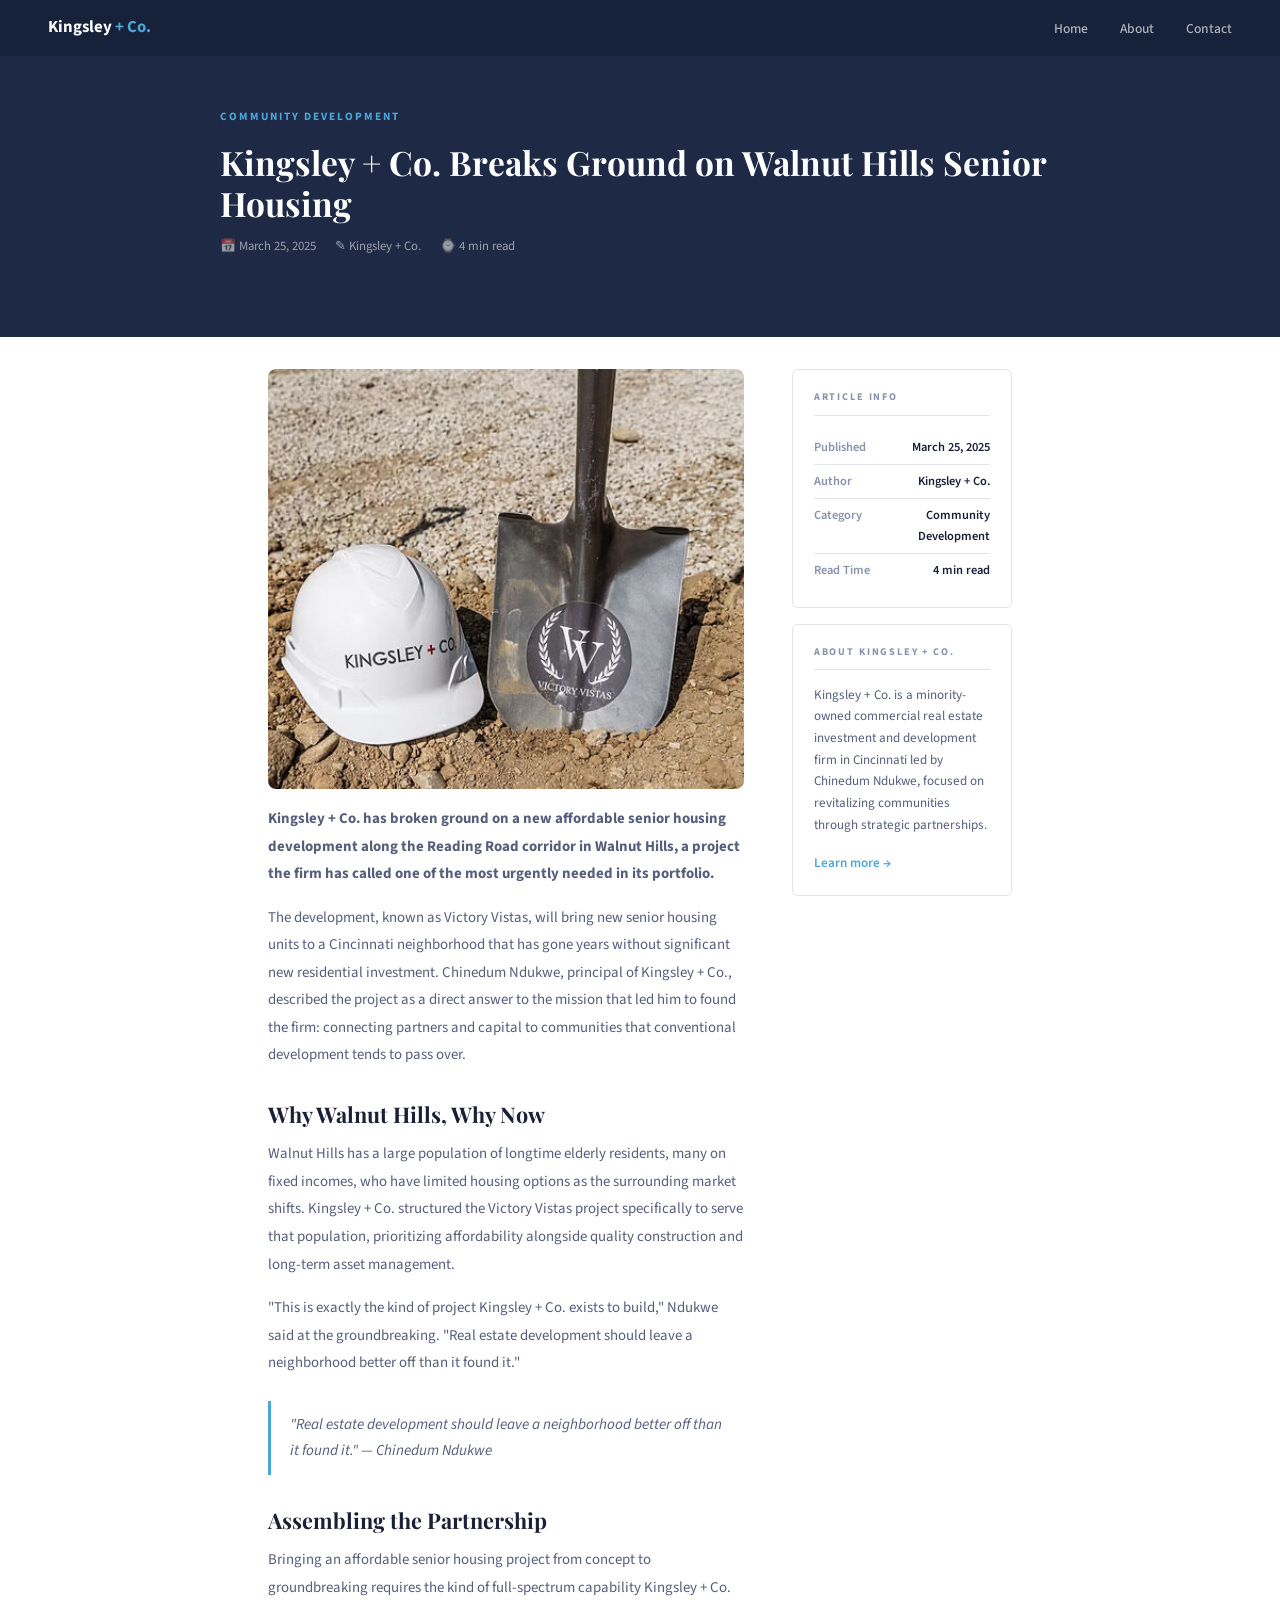
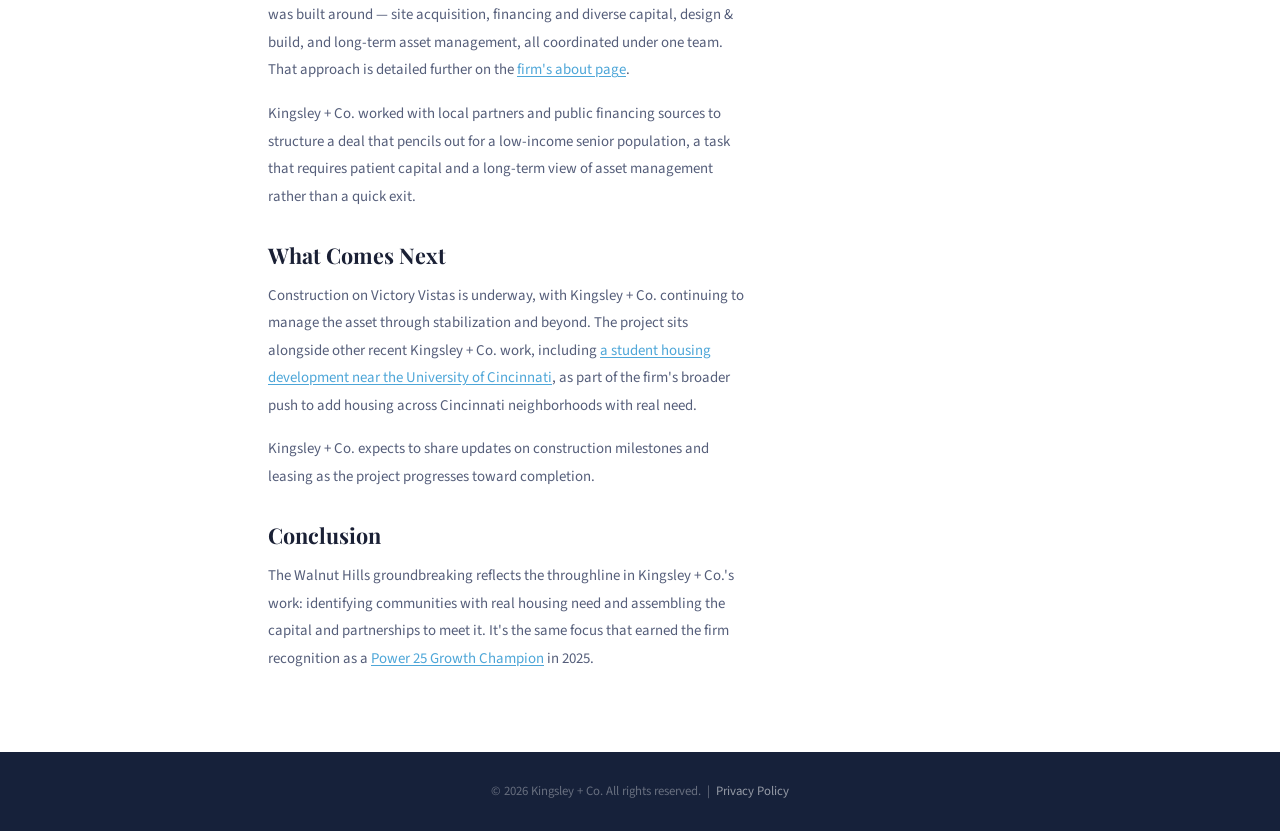
<file: walnut-hills-senior-housing.html>
<!DOCTYPE html>
<html lang="en">
<head>
<meta charset="UTF-8"/>
<meta name="viewport" content="width=device-width,initial-scale=1.0"/>
<title>Kingsley + Co. Breaks Ground on Walnut Hills Senior Housing | Kingsley + Co.</title>
<meta name="description" content="Kingsley + Co. has broken ground on an affordable senior housing development in Walnut Hills, bringing urgently needed housing to Cincinnati's Reading Road corridor."/>
<link rel="canonical" href="https://kingsleyandcompanycincinnati.netlify.app/walnut-hills-senior-housing.html"/>

<!-- Open Graph -->
<meta property="og:type" content="article"/>
<meta property="og:title" content="Kingsley + Co. Breaks Ground on Walnut Hills Senior Housing"/>
<meta property="og:description" content="Kingsley + Co. has broken ground on an affordable senior housing development in Walnut Hills, bringing urgently needed housing to Cincinnati's Reading Road corridor."/>
<meta property="og:image" content="https://kingsleyandcompanycincinnati.netlify.app/images/article-1.jpg"/>
<meta property="og:url" content="https://kingsleyandcompanycincinnati.netlify.app/walnut-hills-senior-housing.html"/>

<link href="https://fonts.googleapis.com/css2?family=Playfair+Display:wght@700&family=Source+Sans+3:wght@300;400;500;600&display=swap" rel="stylesheet"/>
<link rel="stylesheet" href="assets/style.css"/>

<script type="application/ld+json">
{
  "@context": "https://schema.org",
  "@type": "Person",
  "name": "Chinedum Ndukwe",
  "jobTitle": "Principal, Kingsley + Co.",
  "url": "https://kingsleyandcompanycincinnati.netlify.app/",
  "image": "https://kingsleyandcompanycincinnati.netlify.app/images/hero.jpg",
  "sameAs": [
    "https://kingsleyandcompany.com",
    "https://www.facebook.com/kingsley.company.realestate/",
    "https://www.instagram.com/kingsley.company/?hl=en",
    "https://www.linkedin.com/company/kingsley-and-company",
    "https://www.youtube.com/@KINGSLEYANDCO"
  ],
  "address": {
    "@type": "PostalAddress",
    "addressLocality": "Cincinnati",
    "addressRegion": "OH",
    "addressCountry": "US"
  },
  "description": "Chinedum Ndukwe leads Kingsley + Co., a minority-owned commercial real estate investment and development firm focused on revitalizing Cincinnati communities."
}
</script>
<script type="application/ld+json">
{
  "@context": "https://schema.org",
  "@type": "WebSite",
  "name": "Kingsley + Co.",
  "url": "https://kingsleyandcompanycincinnati.netlify.app/"
}
</script>
<script type="application/ld+json">
{
  "@context": "https://schema.org",
  "@type": "Article",
  "headline": "Kingsley + Co. Breaks Ground on Walnut Hills Senior Housing",
  "datePublished": "2025-03-25",
  "author": { "@type": "Person", "name": "Chinedum Ndukwe" },
  "image": "https://kingsleyandcompanycincinnati.netlify.app/images/article-1.jpg",
  "mainEntityOfPage": "https://kingsleyandcompanycincinnati.netlify.app/walnut-hills-senior-housing.html"
}
</script>
</head>
<body>

<!-- ══ NAV ═══════════════════════════════════════════════════════ -->
<nav id="main-nav">
  <a class="nav-logo" href="/">Kingsley<span> + Co.</span></a>
  <ul class="nav-links">
    <li><a href="/">Home</a></li>
    <li><a href="about.html">About</a></li>
    <li><a href="contact.html">Contact</a></li>
  </ul>
</nav>

<!-- ══ ARTICLE HERO ══════════════════════════════════════════════ -->
<div class="art-hero">
  <div class="art-hero-inner">
    <p class="eyebrow" style="color:var(--blue)">Community Development</p>
    <h1 class="art-hero-title">Kingsley + Co. Breaks Ground on Walnut Hills Senior Housing</h1>
    <div class="art-meta">
      <div class="art-meta-item">&#128197; March 25, 2025</div>
      <div class="art-meta-item">&#9998; Kingsley + Co.</div>
      <div class="art-meta-item">&#8986; 4 min read</div>
    </div>
  </div>
</div>

<!-- ══ ARTICLE BODY ══════════════════════════════════════════════ -->
<div class="art-body">
  <article>
    <img class="art-hero-image" src="images/article-1.jpg" alt="Kingsley + Co. hard hat and ceremonial shovel at the Victory Vistas groundbreaking in Walnut Hills"/>

    <p class="art-p"><strong>Kingsley + Co. has broken ground on a new affordable senior housing development along the Reading Road corridor in Walnut Hills, a project the firm has called one of the most urgently needed in its portfolio.</strong></p>

    <p class="art-p">The development, known as Victory Vistas, will bring new senior housing units to a Cincinnati neighborhood that has gone years without significant new residential investment. Chinedum Ndukwe, principal of Kingsley + Co., described the project as a direct answer to the mission that led him to found the firm: connecting partners and capital to communities that conventional development tends to pass over.</p>

    <h2 class="art-h2">Why Walnut Hills, Why Now</h2>
    <p class="art-p">Walnut Hills has a large population of longtime elderly residents, many on fixed incomes, who have limited housing options as the surrounding market shifts. Kingsley + Co. structured the Victory Vistas project specifically to serve that population, prioritizing affordability alongside quality construction and long-term asset management.</p>
    <p class="art-p">"This is exactly the kind of project Kingsley + Co. exists to build," Ndukwe said at the groundbreaking. "Real estate development should leave a neighborhood better off than it found it."</p>

    <div class="art-quote">"Real estate development should leave a neighborhood better off than it found it." — Chinedum Ndukwe</div>

    <h2 class="art-h2">Assembling the Partnership</h2>
    <p class="art-p">Bringing an affordable senior housing project from concept to groundbreaking requires the kind of full-spectrum capability Kingsley + Co. was built around — site acquisition, financing and diverse capital, design &amp; build, and long-term asset management, all coordinated under one team. That approach is detailed further on the <a href="about.html">firm's about page</a>.</p>
    <p class="art-p">Kingsley + Co. worked with local partners and public financing sources to structure a deal that pencils out for a low-income senior population, a task that requires patient capital and a long-term view of asset management rather than a quick exit.</p>

    <h2 class="art-h2">What Comes Next</h2>
    <p class="art-p">Construction on Victory Vistas is underway, with Kingsley + Co. continuing to manage the asset through stabilization and beyond. The project sits alongside other recent Kingsley + Co. work, including <a href="student-housing-near-university-cincinnati.html">a student housing development near the University of Cincinnati</a>, as part of the firm's broader push to add housing across Cincinnati neighborhoods with real need.</p>
    <p class="art-p">Kingsley + Co. expects to share updates on construction milestones and leasing as the project progresses toward completion.</p>

    <h2 class="art-h2">Conclusion</h2>
    <p class="art-p">The Walnut Hills groundbreaking reflects the throughline in Kingsley + Co.'s work: identifying communities with real housing need and assembling the capital and partnerships to meet it. It's the same focus that earned the firm recognition as a <a href="power-25-growth-champion.html">Power 25 Growth Champion</a> in 2025.</p>
  </article>

  <aside class="art-sidebar-box">
    <div class="art-sb-box">
      <span class="art-sb-label">Article Info</span>
      <div class="art-sb-row"><span>Published</span><span>March 25, 2025</span></div>
      <div class="art-sb-row"><span>Author</span><span>Kingsley + Co.</span></div>
      <div class="art-sb-row"><span>Category</span><span>Community Development</span></div>
      <div class="art-sb-row"><span>Read Time</span><span>4 min read</span></div>
    </div>

    <div class="art-sb-box">
      <span class="art-sb-label">About Kingsley + Co.</span>
      <p style="font-size:.82rem;color:var(--tm);line-height:1.65;margin-bottom:.8rem">Kingsley + Co. is a minority-owned commercial real estate investment and development firm in Cincinnati led by Chinedum Ndukwe, focused on revitalizing communities through strategic partnerships.</p>
      <a href="about.html" style="font-size:.82rem;font-weight:600;color:var(--blue);text-decoration:none">Learn more →</a>
    </div>
  </aside>
</div>

<footer>
  <p>&copy; 2026 Kingsley + Co. All rights reserved. &nbsp;|&nbsp; <a href="privacy.html">Privacy Policy</a></p>
</footer>
</body>
</html>
</file>
<file: assets/style.css>
*,*::before,*::after{box-sizing:border-box;margin:0;padding:0}
:root{
  --navy:#1e2a45;--navy-deep:#16213a;--navy-mid:#253050;
  --blue:#4da6d8;--white:#fff;--off:#f4f5f7;--border:#e2e5ec;
  --td:#1a2035;--tm:#555e7a;--tl:#8892aa;
  --fh:'Playfair Display',Georgia,serif;--fb:'Source Sans 3',sans-serif;
}
html{scroll-behavior:smooth}
body{font-family:var(--fb);color:var(--td);background:var(--white);line-height:1.65;overflow-x:hidden}
/* NAV */
nav{position:sticky;top:0;z-index:200;display:flex;align-items:center;justify-content:space-between;padding:0 3rem;height:56px;background:var(--navy-deep)}
.nav-logo{font-family:var(--fb);font-size:1.05rem;font-weight:700;text-decoration:none;color:#fff;cursor:pointer}
.nav-logo span{color:var(--blue)}
.nav-links{display:flex;gap:2rem;list-style:none}
.nav-links a{font-size:.85rem;font-weight:500;color:rgba(255,255,255,.65);text-decoration:none;transition:color .2s;cursor:pointer}
.nav-links a:hover,.nav-links a.active{color:#fff}
.nav-has-drop{position:relative}
.nav-drop-toggle{display:flex;align-items:center;gap:.3rem;cursor:pointer;font-size:.85rem;font-weight:500;color:rgba(255,255,255,.65);transition:color .2s;text-decoration:none}
.nav-drop-toggle:hover{color:#fff}
.nav-chevron{font-size:.7rem;transition:transform .2s;display:inline-block}
.nav-dropdown{display:none;position:absolute;top:calc(100% + 10px);left:50%;transform:translateX(-50%);background:var(--navy-deep);border:1px solid rgba(255,255,255,.1);border-radius:8px;min-width:200px;padding:.4rem 0;box-shadow:0 12px 32px rgba(0,0,0,.4);list-style:none;z-index:300}
.nav-has-drop:hover .nav-dropdown{display:block}
.nav-dropdown li a{display:block;padding:.52rem 1.1rem;font-size:.8rem;color:rgba(255,255,255,.7);text-decoration:none;transition:all .15s;white-space:nowrap}
.nav-dropdown li a:hover{color:#fff;background:rgba(255,255,255,.06)}
/* FOOTER */
footer{background:var(--navy-deep);padding:1.8rem 3rem;text-align:center}
footer p{font-size:.8rem;color:rgba(255,255,255,.35)}
footer a{color:rgba(255,255,255,.55);text-decoration:none}
footer a:hover{color:#fff}
/* SHARED */
.eyebrow{font-size:.7rem;font-weight:700;letter-spacing:.18em;text-transform:uppercase;color:var(--blue);margin-bottom:.6rem}
.sec-title{font-family:var(--fh);font-size:1.9rem;font-weight:700;color:var(--td);line-height:1.2;margin-bottom:1.4rem}
/* HERO */
.h-hero{background:var(--navy);padding:60px 3rem 70px}
.h-inner{max-width:900px;margin:0 auto;display:flex;align-items:flex-start;gap:3.5rem}
.h-photo{flex-shrink:0;width:160px;height:160px;border-radius:50%;border:4px solid var(--blue);overflow:hidden;background:var(--navy-mid)}
.h-photo img{width:100%;height:100%;object-fit:cover;object-position:center 20%;display:block}
.h-name{font-family:var(--fh);font-size:2.3rem;font-weight:700;color:#fff;line-height:1.1;margin-bottom:.3rem}
.h-role{font-size:.95rem;font-weight:600;color:var(--blue);margin-bottom:1rem}
.h-desc{font-size:.97rem;color:rgba(255,255,255,.72);line-height:1.75;max-width:480px;margin-bottom:1.1rem}
.h-loc{display:flex;align-items:center;gap:.4rem;font-size:.83rem;color:rgba(255,255,255,.45)}
/* HOME ABOUT */
.h-about{background:var(--off);padding:70px 3rem}
.ha-inner{max-width:900px;margin:0 auto;display:grid;grid-template-columns:1fr 260px;gap:3.5rem;align-items:start}
.ha-text p{font-size:.95rem;color:var(--tm);line-height:1.8;margin-bottom:1rem}
.ha-link{display:inline-block;font-size:.88rem;font-weight:600;color:var(--blue);text-decoration:none;margin-top:.6rem;cursor:pointer}
.ha-photo{width:100%;aspect-ratio:3/4;object-fit:cover;object-position:center 25%;border-radius:8px;display:block}
/* ACCORDION */
.acc-section{padding:0 3rem 50px}
.acc-wrap{max-width:900px;margin:0 auto;display:flex;flex-direction:column;gap:.75rem}
.acc-btn{width:100%;display:flex;align-items:center;justify-content:space-between;padding:1rem 2rem;background:var(--navy-deep);color:#fff;font-family:var(--fb);font-size:.92rem;font-weight:600;border:none;border-radius:6px;cursor:pointer;transition:background .2s}
.acc-btn:hover{background:var(--navy-mid)}
.chevron{display:inline-block;transition:transform .3s}
.acc-btn.open .chevron{transform:rotate(180deg)}
.acc-body{display:none;background:var(--white);border:1px solid var(--border);border-radius:6px;padding:1.5rem 2rem}
.acc-body.open{display:block}
.social-media-list{display:flex;justify-content:center;gap:12px;flex-wrap:wrap;padding:.25rem 0}
.social-media-list a img{width:30px;height:30px;transition:transform .3s}
.social-media-list a:hover img{transform:scale(1.2)}
.social-media-list a{display:inline-block;padding:.55rem 1.3rem;border:1px solid var(--border);border-radius:30px;font-family:var(--fb);font-size:.85rem;font-weight:600;color:var(--navy-deep);text-decoration:none;transition:background .2s,color .2s}
.social-media-list a:hover{background:var(--navy-deep);color:#fff}
/* PRESS CARDS */
.h-press{background:#fff;padding:70px 3rem}
.pi{max-width:900px;margin:0 auto}
.pi .sec-title{margin-bottom:2rem}
.cards{display:grid;grid-template-columns:repeat(3,1fr);gap:1.2rem}
.card{border:1px solid var(--border);border-radius:6px;overflow:hidden;text-decoration:none;background:var(--white);display:flex;flex-direction:column;transition:box-shadow .2s,transform .2s}
.card:hover{box-shadow:0 10px 30px rgba(26,35,64,.12);transform:translateY(-3px)}
.ct{background:var(--navy);padding:1.4rem;display:flex;flex-direction:column;align-items:center;justify-content:center;text-align:center;min-height:110px}
.ct-cat{font-size:.65rem;font-weight:700;letter-spacing:.16em;text-transform:uppercase;color:rgba(255,255,255,.5);margin-bottom:.5rem}
.ct-ttl{font-family:var(--fh);font-size:1.02rem;font-weight:600;color:#fff;line-height:1.3}
.cb{padding:1.1rem 1.2rem;flex:1}
.cb-pub{font-size:.66rem;font-weight:700;letter-spacing:.12em;text-transform:uppercase;color:var(--blue);margin-bottom:.5rem}
.cb-hl{font-size:.92rem;font-weight:600;color:var(--td);line-height:1.4;margin-bottom:.5rem}
.cb-yr{font-size:.78rem;color:var(--tl)}
/* HOME CONTACT */
.h-contact{background:var(--off);padding:70px 3rem}
.hc-inner{max-width:900px;margin:0 auto;display:grid;grid-template-columns:1fr 1fr;gap:5rem;align-items:start}
.hc-title{font-family:var(--fh);font-size:1.6rem;font-weight:700;color:var(--td);margin-bottom:.6rem}
.hcp p{font-size:.9rem;color:var(--tm);line-height:1.7;margin-bottom:1.6rem}
.fl-lbl{font-size:.68rem;font-weight:700;letter-spacing:.18em;text-transform:uppercase;color:var(--tl);margin-bottom:.8rem}
.aside-soc{display:flex;gap:.5rem;flex-wrap:wrap}
.asoc{min-width:38px;height:38px;padding:0 .6rem;border:1.5px solid var(--border);border-radius:4px;display:flex;align-items:center;justify-content:center;font-size:.72rem;font-weight:700;color:var(--td);text-decoration:none;transition:all .18s}
.asoc:hover{background:var(--navy);color:#fff;border-color:var(--navy)}
/* FORMS */
.cf{display:flex;flex-direction:column;gap:1.1rem}
.cf label{font-size:.82rem;font-weight:600;color:var(--td);display:block;margin-bottom:.3rem}
.cf input,.cf textarea{width:100%;padding:.7rem .9rem;border:1px solid var(--border);border-radius:4px;font-family:var(--fb);font-size:.9rem;color:var(--td);background:var(--white);outline:none;transition:border-color .2s;resize:vertical}
.cf input:focus,.cf textarea:focus{border-color:var(--navy)}
.cf textarea{min-height:110px}
.btn-sm{align-self:flex-start;padding:.75rem 1.8rem;background:var(--navy-deep);color:#fff;font-family:var(--fb);font-size:.88rem;font-weight:600;border:none;border-radius:4px;cursor:pointer}
.btn-sm:hover{background:var(--blue)}
/* PAGE HERO */
.pg-hero{background:var(--navy);padding:52px 3rem 110px;text-align:center}
.pg-hero h1{font-family:var(--fh);font-size:2.3rem;font-weight:700;color:#fff;line-height:1.15;margin-bottom:.8rem;margin-top:1.2rem}
.pg-sub{font-size:.97rem;color:rgba(255,255,255,.65);max-width:500px;margin:0 auto;line-height:1.65}
/* ABOUT PAGE */
.pc-wrap{background:var(--off);padding:0 3rem}
.pc{max-width:840px;margin:0 auto;background:var(--white);border:1px solid var(--border);border-radius:8px;padding:1.8rem 2rem;display:flex;align-items:center;gap:2rem;transform:translateY(-32px);box-shadow:0 4px 20px rgba(26,35,64,.08)}
.pc-ph{width:80px;height:80px;border-radius:50%;border:3px solid var(--blue);overflow:hidden;flex-shrink:0}
.pc-ph img{width:100%;height:100%;object-fit:cover;object-position:center 20%}
.pc-nm{font-family:var(--fh);font-size:1.35rem;font-weight:700;color:var(--td);margin-bottom:.2rem}
.pc-rl{font-size:.88rem;font-weight:600;color:var(--blue);margin-bottom:.35rem}
.pc-lc{display:flex;align-items:center;gap:.3rem;font-size:.8rem;color:var(--tl)}
.am-wrap{padding:0 3rem 60px;margin-top:-16px}
.am-inner{max-width:840px;margin:0 auto;display:grid;grid-template-columns:1fr 220px;gap:3rem;align-items:start}
.csec{margin-bottom:3rem}
.cey{font-size:.68rem;font-weight:700;letter-spacing:.18em;text-transform:uppercase;color:var(--blue);margin-bottom:.5rem}
.csec h2{font-family:var(--fh);font-size:1.45rem;font-weight:700;color:var(--td);line-height:1.25;margin-bottom:1rem}
.csec p{font-size:.92rem;color:var(--tm);line-height:1.82;margin-bottom:.9rem}
.sidebar-facts{position:sticky;top:80px}
.sb-box{background:var(--white);border:1px solid var(--border);border-radius:6px;padding:1.3rem 1.4rem;margin-bottom:1.3rem}
.sb-title{font-size:.66rem;font-weight:700;letter-spacing:.18em;text-transform:uppercase;color:var(--tl);margin-bottom:1rem;padding-bottom:.6rem;border-bottom:1px solid var(--border)}
.fr{display:flex;justify-content:space-between;align-items:baseline;padding:.45rem 0;border-bottom:1px solid var(--border);gap:.8rem}
.fr:last-child{border-bottom:none}
.fl{font-size:.76rem;font-weight:600;color:var(--tl);white-space:nowrap}
.fv{font-size:.8rem;font-weight:600;color:var(--td);text-align:right;line-height:1.35}
.fw-lbl{font-size:.66rem;font-weight:700;letter-spacing:.18em;text-transform:uppercase;color:var(--tl);margin-bottom:.7rem}
.sb-soc{display:flex;gap:.5rem;flex-wrap:wrap}
.ssoc{min-width:34px;height:34px;padding:0 .5rem;border:1.5px solid var(--border);border-radius:4px;display:flex;align-items:center;justify-content:center;font-size:.7rem;font-weight:700;color:var(--td);text-decoration:none;transition:all .18s}
.ssoc:hover{background:var(--navy);color:#fff;border-color:var(--navy)}
/* CONTACT PAGE */
.cp-hero{background:var(--navy);padding:52px 3rem 110px;text-align:center}
.cc-wrap{padding:0 3rem;margin-top:-72px;position:relative;z-index:10}
.cc{max-width:760px;margin:0 auto;display:grid;grid-template-columns:1fr 1fr;border-radius:10px;overflow:hidden;box-shadow:0 12px 48px rgba(26,35,64,.18)}
.fp{background:var(--white);padding:2.4rem}
.fp h2{font-family:var(--fh);font-size:1.35rem;font-weight:700;color:var(--td);margin-bottom:.3rem}
.fp-sub{font-size:.85rem;color:var(--tl);margin-bottom:1.5rem}
.cf2{display:flex;flex-direction:column;gap:.9rem}
.cf2 label{font-size:.8rem;font-weight:600;color:var(--td);display:block;margin-bottom:.25rem}
.cf2 input,.cf2 textarea{width:100%;padding:.65rem .85rem;border:1px solid var(--border);border-radius:4px;font-family:var(--fb);font-size:.88rem;color:var(--td);outline:none;transition:border-color .2s;resize:vertical}
.cf2 input:focus,.cf2 textarea:focus{border-color:var(--navy)}
.cf2 textarea{min-height:100px}
.btn-cf2{padding:.75rem 1.6rem;background:var(--navy-deep);color:#fff;font-family:var(--fb);font-size:.88rem;font-weight:600;border:none;border-radius:4px;cursor:pointer;margin-top:.4rem}
.btn-cf2:hover{background:var(--blue)}
.ci{background:var(--navy);padding:2.4rem;display:flex;flex-direction:column;gap:1.5rem}
.ci-title{font-family:var(--fh);font-size:1.5rem;font-weight:700;color:#fff}
.ci-lbl{font-size:.66rem;font-weight:700;letter-spacing:.18em;text-transform:uppercase;color:rgba(255,255,255,.45);margin-bottom:.5rem}
.ci-val{font-size:.9rem;color:rgba(255,255,255,.85);text-decoration:none}
a.ci-val:hover{color:#fff}
.ci-soc{display:flex;gap:.5rem;flex-wrap:wrap}
.cisoc{min-width:34px;height:34px;padding:0 .5rem;border:1.5px solid rgba(255,255,255,.2);border-radius:4px;display:flex;align-items:center;justify-content:center;font-size:.7rem;font-weight:700;color:rgba(255,255,255,.7);text-decoration:none;transition:all .18s}
.cisoc:hover{background:rgba(255,255,255,.12);color:#fff}
/* ARTICLE PAGE */
.art-hero{background:var(--navy);padding:52px 3rem 80px}
.art-hero-inner{max-width:840px;margin:0 auto}
.art-hero-title{font-family:var(--fh);font-size:2.1rem;font-weight:700;color:#fff;line-height:1.2;margin:1rem 0 .8rem}
.art-meta{display:flex;align-items:center;gap:1.2rem;flex-wrap:wrap}
.art-meta-item{display:flex;align-items:center;gap:.35rem;font-size:.8rem;color:rgba(255,255,255,.55)}
.art-body{max-width:840px;margin:2rem auto 4rem;padding:0 3rem;display:grid;grid-template-columns:1fr 220px;gap:3rem;align-items:start}
.art-h2{font-family:var(--fh);font-size:1.35rem;font-weight:700;color:var(--td);margin:2rem 0 .8rem;line-height:1.25}
.art-p{font-size:.93rem;color:var(--tm);line-height:1.85;margin-bottom:1rem}
.art-p a{color:var(--blue);text-decoration:underline}
.art-quote{border-left:3px solid var(--blue);padding:.7rem 1.2rem;margin:1.5rem 0;font-style:italic;color:var(--tm);font-size:.95rem;line-height:1.7}
.art-hero-image{width:100%;max-height:420px;object-fit:cover;object-position:center 20%;border-radius:8px;margin-bottom:1rem;display:block}
.art-sidebar-box{position:sticky;top:80px}
.art-sb-box{background:var(--white);border:1px solid var(--border);border-radius:6px;padding:1.2rem 1.3rem;margin-bottom:1rem}
.art-sb-label{font-size:.64rem;font-weight:700;letter-spacing:.18em;text-transform:uppercase;color:var(--tl);margin-bottom:.9rem;padding-bottom:.55rem;border-bottom:1px solid var(--border);display:block}
.art-sb-row{display:flex;justify-content:space-between;align-items:baseline;padding:.4rem 0;border-bottom:1px solid var(--border);font-size:.78rem;gap:.8rem}
.art-sb-row:last-child{border-bottom:none}
.art-sb-row span:first-child{color:var(--tl);font-weight:600}
.art-sb-row span:last-child{color:var(--td);font-weight:600;text-align:right}
.card-article .ct-img{height:280px;overflow:hidden;background:var(--navy)}
.card-article .ct-img img{width:100%;height:100%;object-fit:cover;object-position:center 25%;display:block;transition:transform .3s}
.card-article:hover .ct-img img{transform:scale(1.05)}
/* PRIVACY / LEGAL PAGE */
.legal-wrap{max-width:840px;margin:0 auto;padding:3rem}
.legal-wrap h2{font-family:var(--fh);font-size:1.35rem;font-weight:700;color:var(--td);margin:2rem 0 .8rem;line-height:1.25}
.legal-wrap h2:first-child{margin-top:0}
.legal-wrap p{font-size:.93rem;color:var(--tm);line-height:1.85;margin-bottom:1rem}
.legal-wrap ul{margin:0 0 1rem 1.4rem}
.legal-wrap ul li{font-size:.93rem;color:var(--tm);line-height:1.85;margin-bottom:.4rem}
.legal-meta{font-size:.8rem;color:var(--tl);margin-bottom:1.5rem}
/* INLINE LINKS in generated content */
.ha-text p a,.csec p a,.art-p a,.h-desc a,.pg-sub a,.fp-sub a{color:var(--blue);text-decoration:underline;text-underline-offset:2px}
.ha-text p a:hover,.csec p a:hover,.h-desc a:hover,.pg-sub a:hover{opacity:.8}
.ha-text p strong,.csec p strong,.art-p strong,.h-desc strong,.pg-sub strong{font-weight:700;color:inherit}
@media(max-width:820px){
  nav{padding:0 1.2rem}
  .h-hero,.h-about,.h-press,.h-contact,.acc-section,.pg-hero,.pc-wrap,.am-wrap,.cc-wrap,.cp-hero,.legal-wrap{padding-left:1.2rem;padding-right:1.2rem}
  .h-inner{flex-direction:column;align-items:center;text-align:center}
  .h-desc{margin:0 auto 1rem}.h-loc{justify-content:center}
  .ha-inner,.hc-inner,.am-inner{grid-template-columns:1fr}
  .sidebar-facts{position:static}
  .pc{flex-direction:column;text-align:center}.pc-lc{justify-content:center}
  .cc{grid-template-columns:1fr}
  .cards{grid-template-columns:1fr}
  .art-body{grid-template-columns:1fr}.art-sidebar-box{position:static}
  .art-hero{padding:40px 1.2rem 60px}.art-hero-title{font-size:1.7rem}
}
</file>
